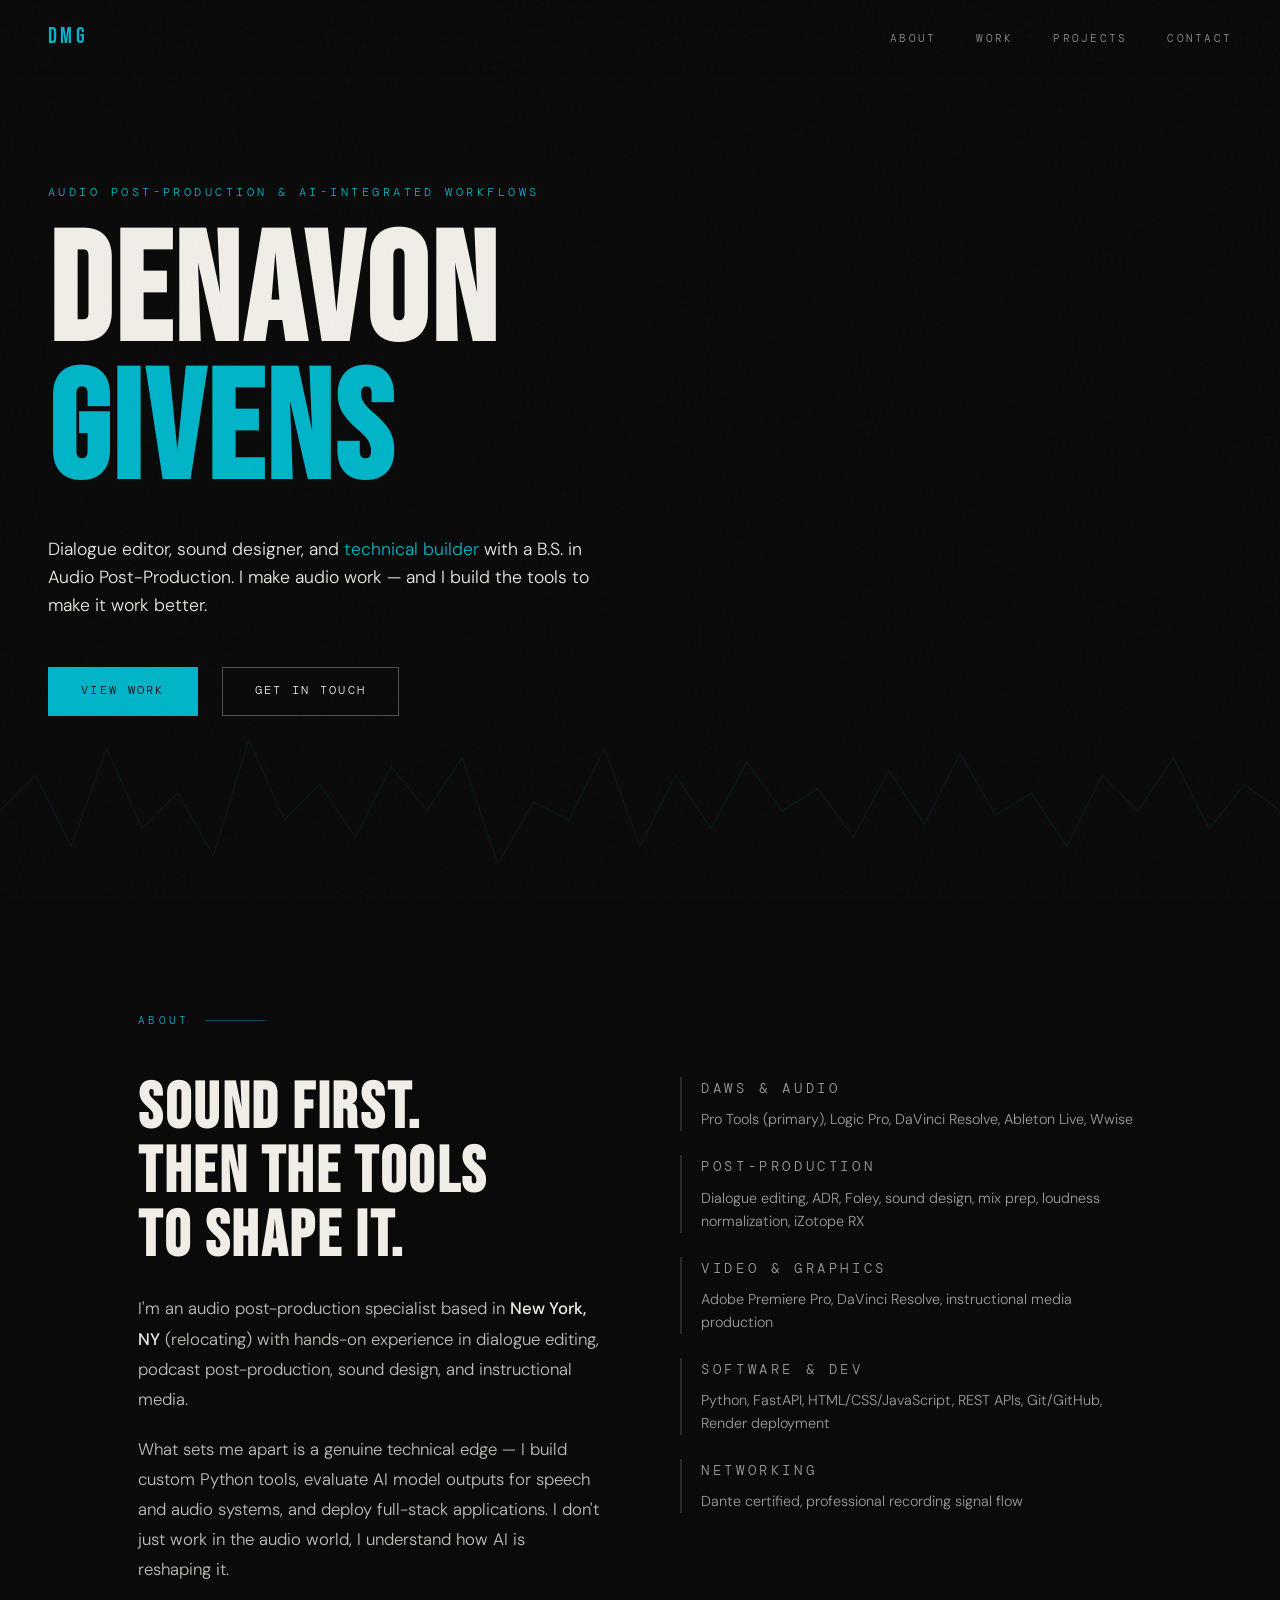
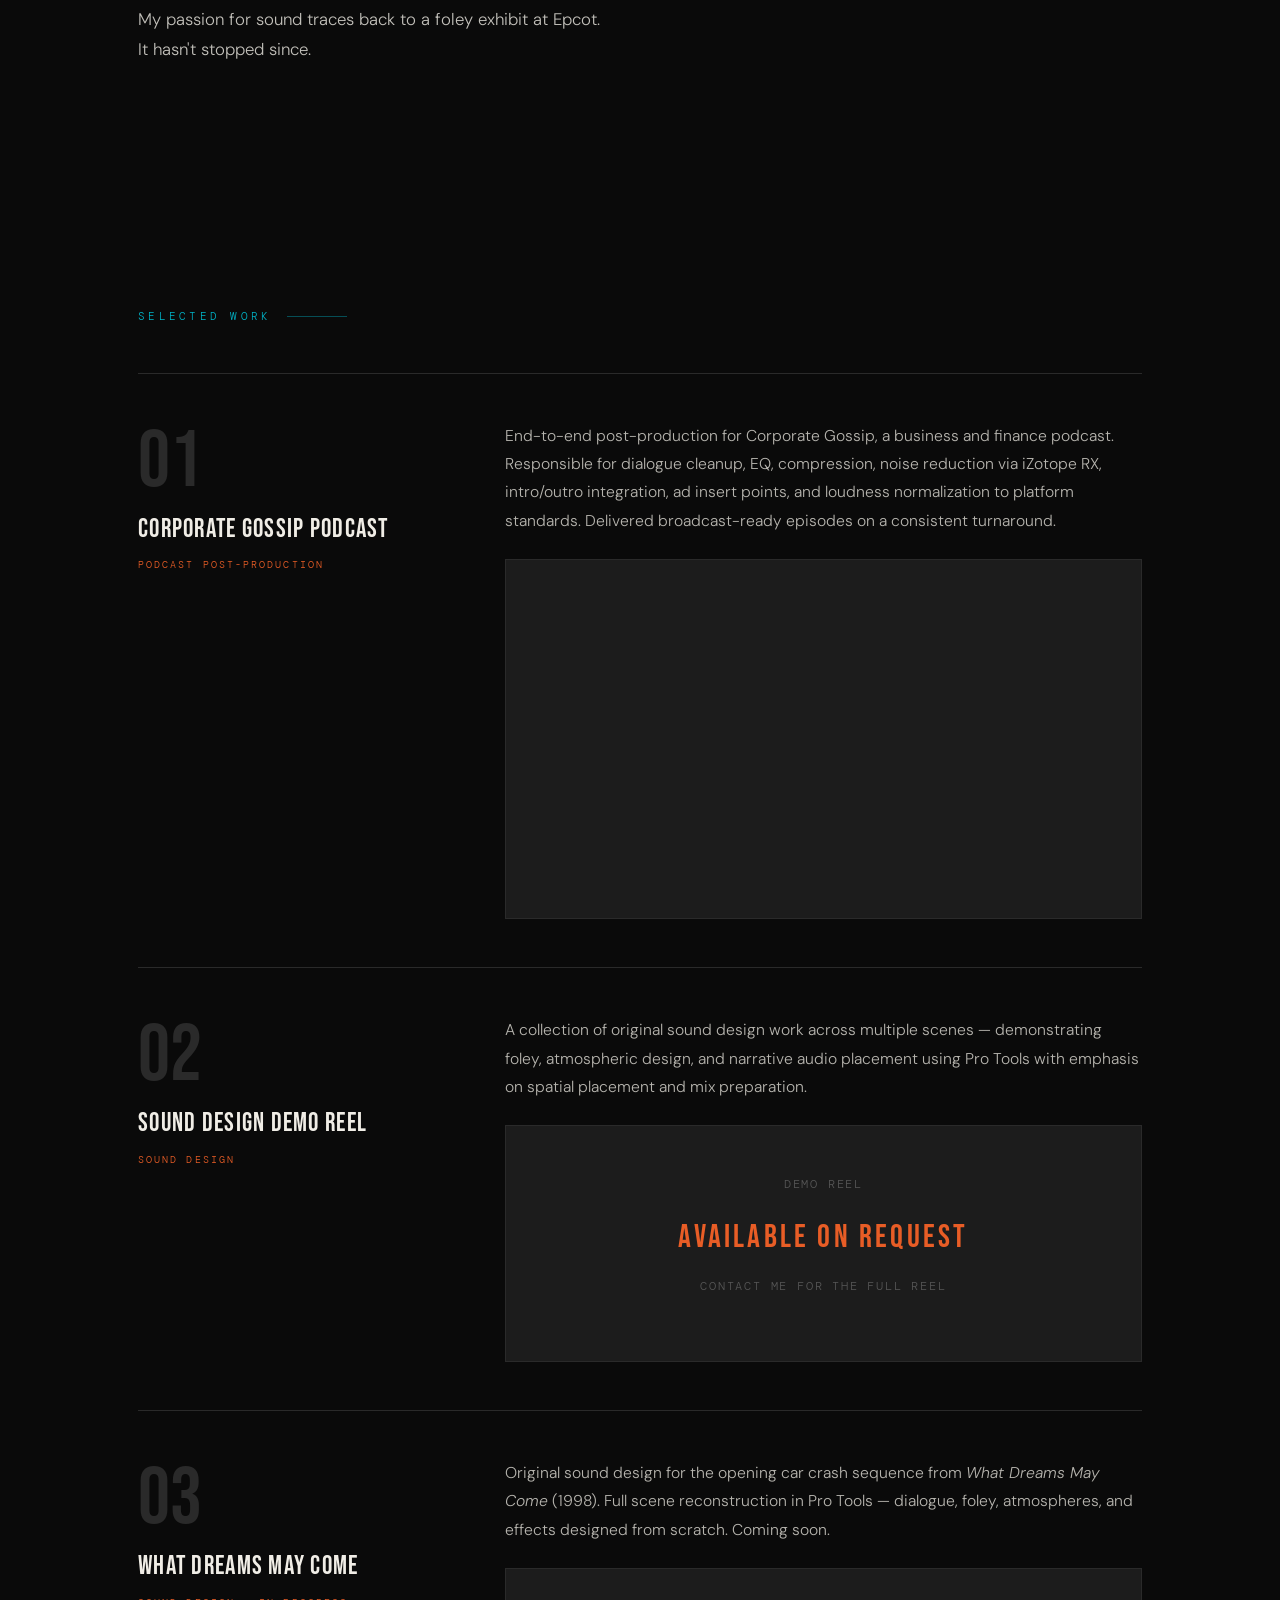
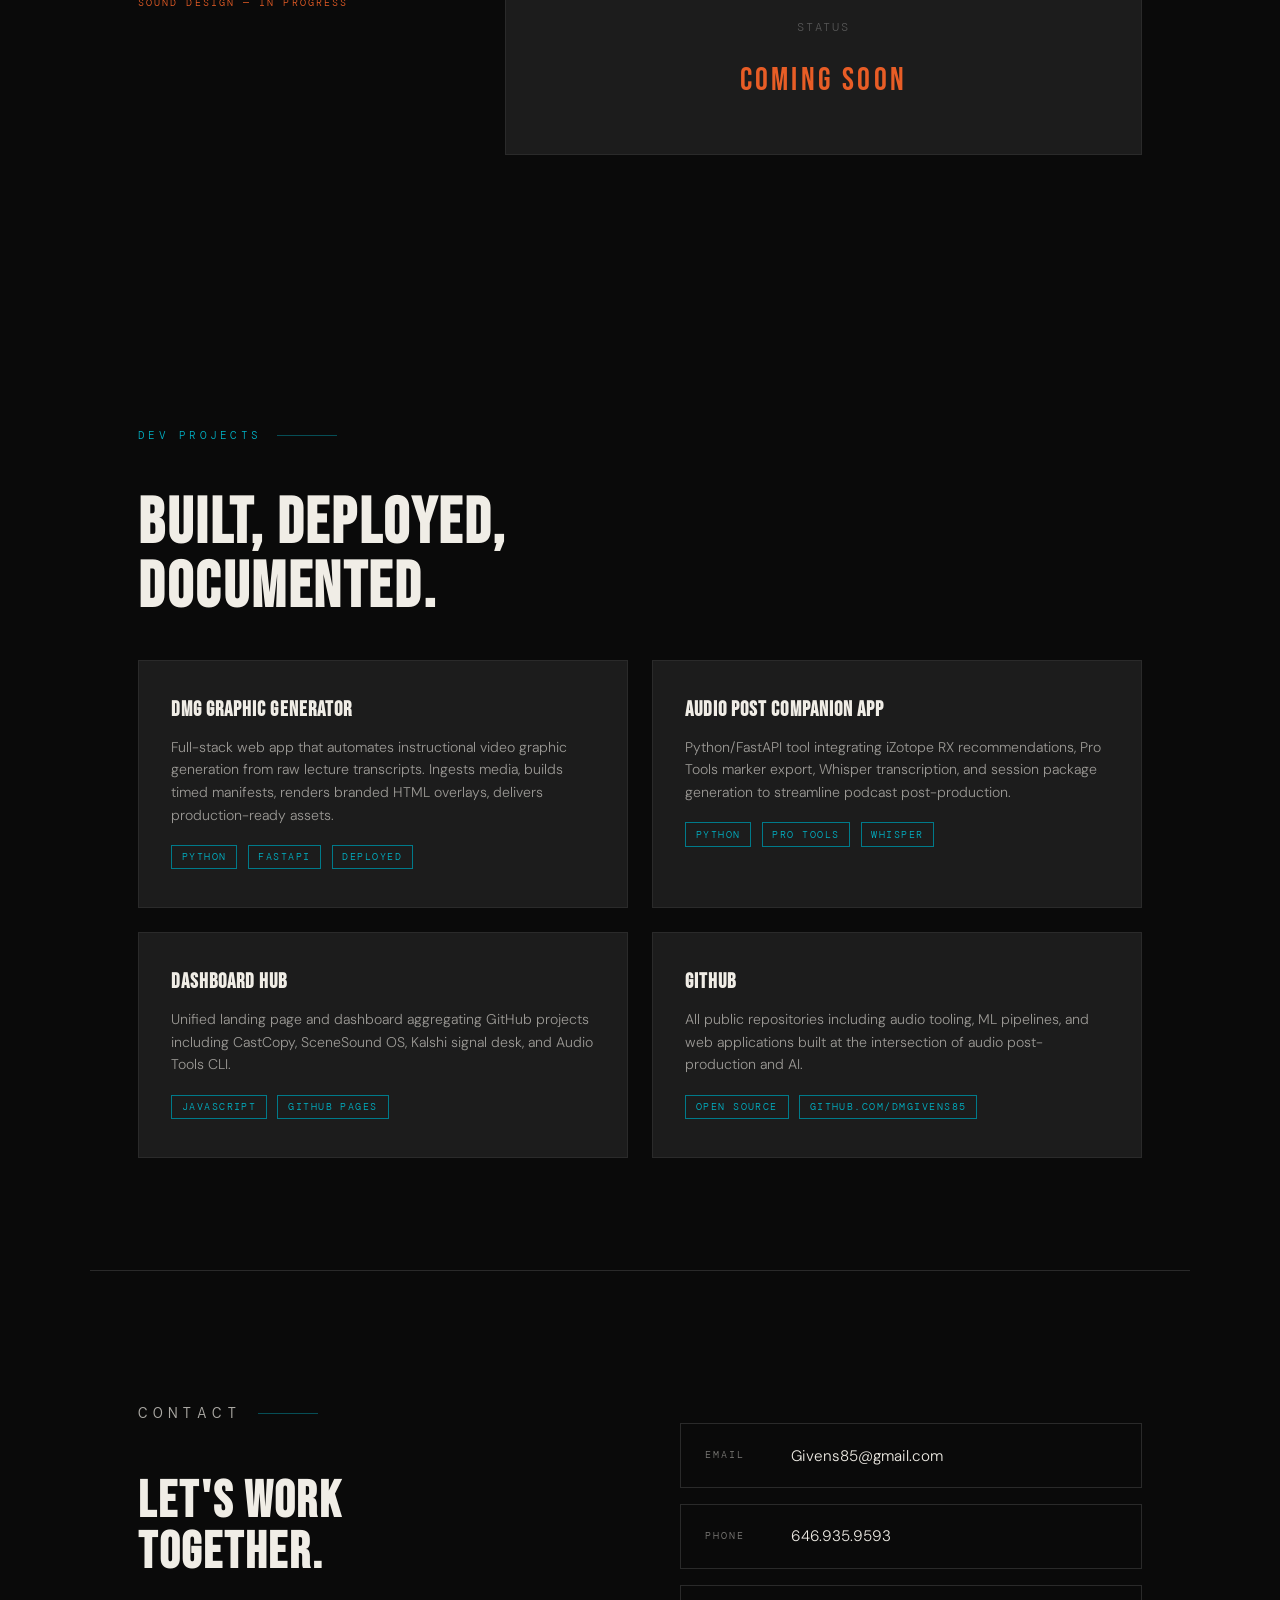
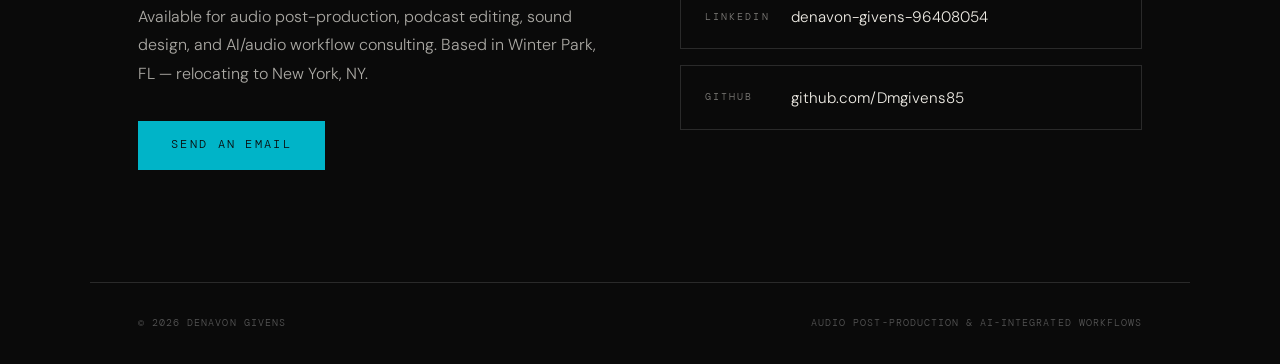
<file: Index.html>
<!DOCTYPE html>
<html lang="en">
<head>
  <meta charset="UTF-8" />
  <meta name="viewport" content="width=device-width, initial-scale=1.0" />
  <title>Denavon Givens — Audio Post-Production</title>
  <link href="https://fonts.googleapis.com/css2?family=Bebas+Neue&family=DM+Sans:ital,wght@0,300;0,400;0,500;1,300&family=DM+Mono:wght@400;500&display=swap" rel="stylesheet" />
  <style>
    :root {
      --black: #0a0a0a;
      --off-white: #f0ede6;
      --teal: #00b4c8;
      --teal-dim: #007a8a;
      --orange: #e85d26;
      --mid: #1c1c1c;
      --muted: #555;
      --rule: #2a2a2a;
    }

    *, *::before, *::after { box-sizing: border-box; margin: 0; padding: 0; }

    html { scroll-behavior: smooth; }

    body {
      background: var(--black);
      color: var(--off-white);
      font-family: 'DM Sans', sans-serif;
      font-weight: 300;
      line-height: 1.6;
      overflow-x: hidden;
    }

    /* ── NOISE OVERLAY ── */
    body::before {
      content: '';
      position: fixed;
      inset: 0;
      background-image: url("data:image/svg+xml,%3Csvg viewBox='0 0 256 256' xmlns='http://www.w3.org/2000/svg'%3E%3Cfilter id='noise'%3E%3CfeTurbulence type='fractalNoise' baseFrequency='0.9' numOctaves='4' stitchTiles='stitch'/%3E%3C/filter%3E%3Crect width='100%25' height='100%25' filter='url(%23noise)' opacity='0.04'/%3E%3C/svg%3E");
      pointer-events: none;
      z-index: 999;
      opacity: 0.4;
    }

    /* ── WAVEFORM HERO BG ── */
    .hero-bg {
      position: absolute;
      inset: 0;
      overflow: hidden;
      z-index: 0;
    }

    .hero-bg svg {
      position: absolute;
      bottom: 0;
      left: 0;
      width: 100%;
      opacity: 0.07;
    }

    /* ── NAV ── */
    nav {
      position: fixed;
      top: 0; left: 0; right: 0;
      z-index: 100;
      display: flex;
      justify-content: space-between;
      align-items: center;
      padding: 1.2rem 3rem;
      background: linear-gradient(to bottom, rgba(10,10,10,0.95), transparent);
    }

    .nav-logo {
      font-family: 'Bebas Neue', sans-serif;
      font-size: 1.4rem;
      letter-spacing: 0.15em;
      color: var(--teal);
      text-decoration: none;
    }

    .nav-links {
      display: flex;
      gap: 2.5rem;
      list-style: none;
    }

    .nav-links a {
      font-family: 'DM Mono', monospace;
      font-size: 0.7rem;
      letter-spacing: 0.2em;
      text-transform: uppercase;
      color: var(--off-white);
      text-decoration: none;
      opacity: 0.6;
      transition: opacity 0.2s, color 0.2s;
    }

    .nav-links a:hover { opacity: 1; color: var(--teal); }

    /* ── HERO ── */
    header {
      position: relative;
      min-height: 100vh;
      display: flex;
      flex-direction: column;
      justify-content: center;
      padding: 0 3rem;
      overflow: hidden;
    }

    .hero-content {
      position: relative;
      z-index: 1;
      max-width: 900px;
    }

    .hero-eyebrow {
      font-family: 'DM Mono', monospace;
      font-size: 0.72rem;
      letter-spacing: 0.3em;
      text-transform: uppercase;
      color: var(--teal);
      margin-bottom: 1.5rem;
      opacity: 0;
      animation: fadeUp 0.8s 0.2s forwards;
    }

    h1 {
      font-family: 'Bebas Neue', sans-serif;
      font-size: clamp(5rem, 12vw, 11rem);
      line-height: 0.9;
      letter-spacing: 0.02em;
      color: var(--off-white);
      opacity: 0;
      animation: fadeUp 0.8s 0.4s forwards;
    }

    h1 span { color: var(--teal); }

    .hero-sub {
      margin-top: 2rem;
      font-size: 1.1rem;
      font-weight: 300;
      color: var(--off-white);
      opacity: 0;
      max-width: 560px;
      animation: fadeUp 0.8s 0.6s forwards;
    }

    .hero-sub em {
      font-style: normal;
      color: var(--teal);
    }

    .hero-cta {
      margin-top: 3rem;
      display: flex;
      gap: 1.5rem;
      opacity: 0;
      animation: fadeUp 0.8s 0.8s forwards;
    }

    .btn {
      font-family: 'DM Mono', monospace;
      font-size: 0.72rem;
      letter-spacing: 0.2em;
      text-transform: uppercase;
      text-decoration: none;
      padding: 0.9rem 2rem;
      border: 1px solid;
      transition: all 0.25s;
      display: inline-block;
    }

    .btn-primary {
      background: var(--teal);
      border-color: var(--teal);
      color: var(--black);
    }

    .btn-primary:hover {
      background: transparent;
      color: var(--teal);
    }

    .btn-secondary {
      background: transparent;
      border-color: rgba(240,237,230,0.3);
      color: var(--off-white);
    }

    .btn-secondary:hover {
      border-color: var(--off-white);
    }

    /* ── SECTIONS ── */
    section {
      padding: 7rem 3rem;
      max-width: 1100px;
      margin: 0 auto;
    }

    .section-label {
      font-family: 'DM Mono', monospace;
      font-size: 0.68rem;
      letter-spacing: 0.3em;
      text-transform: uppercase;
      color: var(--teal);
      margin-bottom: 3rem;
      display: flex;
      align-items: center;
      gap: 1rem;
    }

    .section-label::after {
      content: '';
      flex: 1;
      max-width: 60px;
      height: 1px;
      background: var(--teal);
      opacity: 0.4;
    }

    h2 {
      font-family: 'Bebas Neue', sans-serif;
      font-size: clamp(2.5rem, 5vw, 4rem);
      letter-spacing: 0.04em;
      line-height: 1;
      margin-bottom: 1.5rem;
    }

    /* ── ABOUT ── */
    .about-grid {
      display: grid;
      grid-template-columns: 1fr 1fr;
      gap: 5rem;
      align-items: start;
    }

    .about-text p {
      font-size: 1.05rem;
      line-height: 1.8;
      color: rgba(240,237,230,0.8);
      margin-bottom: 1.2rem;
    }

    .about-text p strong {
      color: var(--off-white);
      font-weight: 500;
    }

    .skills-grid {
      display: flex;
      flex-direction: column;
      gap: 1.5rem;
    }

    .skill-group {
      border-left: 2px solid var(--rule);
      padding-left: 1.2rem;
    }

    .skill-group-label {
      font-family: 'DM Mono', monospace;
      font-size: 0.65rem;
      letter-spacing: 0.25em;
      text-transform: uppercase;
      color: var(--teal);
      margin-bottom: 0.5rem;
    }

    .skill-group p {
      font-size: 0.9rem;
      color: rgba(240,237,230,0.65);
      line-height: 1.6;
    }

    /* ── WORK ── */
    #work { max-width: 1100px; }

    .work-item {
      border-top: 1px solid var(--rule);
      padding: 3rem 0;
      display: grid;
      grid-template-columns: 1fr 2fr;
      gap: 3rem;
      align-items: start;
    }

    .work-meta {
      position: sticky;
      top: 7rem;
    }

    .work-number {
      font-family: 'Bebas Neue', sans-serif;
      font-size: 5rem;
      color: var(--rule);
      line-height: 1;
      margin-bottom: 0.5rem;
    }

    .work-title {
      font-family: 'Bebas Neue', sans-serif;
      font-size: 1.6rem;
      letter-spacing: 0.05em;
      color: var(--off-white);
      margin-bottom: 0.4rem;
    }

    .work-type {
      font-family: 'DM Mono', monospace;
      font-size: 0.65rem;
      letter-spacing: 0.2em;
      text-transform: uppercase;
      color: var(--orange);
    }

    .work-body p {
      font-size: 0.98rem;
      line-height: 1.8;
      color: rgba(240,237,230,0.75);
      margin-bottom: 1.5rem;
    }

    /* ── VIDEO EMBED ── */
    .video-wrap {
      position: relative;
      padding-bottom: 56.25%;
      height: 0;
      overflow: hidden;
      background: var(--mid);
      border: 1px solid var(--rule);
    }

    .video-wrap iframe {
      position: absolute;
      inset: 0;
      width: 100%;
      height: 100%;
      border: 0;
    }

    /* ── DEMO REEL PLACEHOLDER ── */
    .demo-placeholder {
      background: var(--mid);
      border: 1px solid var(--rule);
      padding: 3rem;
      text-align: center;
    }

    .demo-placeholder p {
      font-family: 'DM Mono', monospace;
      font-size: 0.75rem;
      letter-spacing: 0.15em;
      color: var(--muted);
      text-transform: uppercase;
      margin-bottom: 1rem;
    }

    .demo-placeholder .coming {
      font-family: 'Bebas Neue', sans-serif;
      font-size: 2rem;
      color: var(--orange);
      letter-spacing: 0.1em;
    }

    /* ── PROJECTS ── */
    .projects-grid {
      display: grid;
      grid-template-columns: 1fr 1fr;
      gap: 1.5rem;
      margin-top: 1rem;
    }

    .project-card {
      background: var(--mid);
      border: 1px solid var(--rule);
      padding: 2rem;
      text-decoration: none;
      color: inherit;
      display: block;
      transition: border-color 0.25s, transform 0.25s;
      position: relative;
      overflow: hidden;
    }

    .project-card::before {
      content: '';
      position: absolute;
      top: 0; left: 0;
      width: 3px;
      height: 0;
      background: var(--teal);
      transition: height 0.3s;
    }

    .project-card:hover { border-color: var(--teal-dim); transform: translateY(-2px); }
    .project-card:hover::before { height: 100%; }

    .project-card h3 {
      font-family: 'Bebas Neue', sans-serif;
      font-size: 1.3rem;
      letter-spacing: 0.05em;
      margin-bottom: 0.6rem;
    }

    .project-card p {
      font-size: 0.88rem;
      color: rgba(240,237,230,0.6);
      line-height: 1.6;
      margin-bottom: 1rem;
    }

    .project-tag {
      font-family: 'DM Mono', monospace;
      font-size: 0.62rem;
      letter-spacing: 0.15em;
      text-transform: uppercase;
      color: var(--teal);
      border: 1px solid var(--teal-dim);
      padding: 0.2rem 0.6rem;
      display: inline-block;
      margin-right: 0.4rem;
      margin-bottom: 0.4rem;
    }

    /* ── CONTACT ── */
    #contact {
      border-top: 1px solid var(--rule);
    }

    .contact-inner {
      display: grid;
      grid-template-columns: 1fr 1fr;
      gap: 5rem;
      align-items: center;
    }

    .contact-text h2 {
      font-size: clamp(2.5rem, 4vw, 3.5rem);
    }

    .contact-text p {
      font-size: 1rem;
      color: rgba(240,237,230,0.7);
      line-height: 1.8;
      margin-top: 1rem;
    }

    .contact-links {
      display: flex;
      flex-direction: column;
      gap: 1rem;
    }

    .contact-link {
      display: flex;
      align-items: center;
      gap: 1rem;
      text-decoration: none;
      color: var(--off-white);
      padding: 1.2rem 1.5rem;
      border: 1px solid var(--rule);
      transition: border-color 0.2s, color 0.2s;
    }

    .contact-link:hover { border-color: var(--teal); color: var(--teal); }

    .contact-link-label {
      font-family: 'DM Mono', monospace;
      font-size: 0.65rem;
      letter-spacing: 0.2em;
      text-transform: uppercase;
      opacity: 0.5;
      width: 70px;
    }

    .contact-link-value {
      font-size: 0.95rem;
    }

    /* ── FOOTER ── */
    footer {
      padding: 2rem 3rem;
      border-top: 1px solid var(--rule);
      display: flex;
      justify-content: space-between;
      align-items: center;
      max-width: 1100px;
      margin: 0 auto;
    }

    footer p {
      font-family: 'DM Mono', monospace;
      font-size: 0.65rem;
      letter-spacing: 0.1em;
      color: var(--muted);
      text-transform: uppercase;
    }

    /* ── ANIMATIONS ── */
    @keyframes fadeUp {
      from { opacity: 0; transform: translateY(24px); }
      to { opacity: 1; transform: translateY(0); }
    }

    /* ── RESPONSIVE ── */
    @media (max-width: 768px) {
      nav { padding: 1rem 1.5rem; }
      .nav-links { gap: 1.5rem; }
      header { padding: 0 1.5rem; }
      section { padding: 5rem 1.5rem; }
      .about-grid { grid-template-columns: 1fr; gap: 3rem; }
      .work-item { grid-template-columns: 1fr; gap: 1.5rem; }
      .work-meta { position: static; }
      .projects-grid { grid-template-columns: 1fr; }
      .contact-inner { grid-template-columns: 1fr; gap: 3rem; }
      footer { flex-direction: column; gap: 1rem; text-align: center; }
    }
  </style>
</head>
<body>

  <!-- NAV -->
  <nav>
    <a class="nav-logo" href="#">DMG</a>
    <ul class="nav-links">
      <li><a href="#about">About</a></li>
      <li><a href="#work">Work</a></li>
      <li><a href="#projects">Projects</a></li>
      <li><a href="#contact">Contact</a></li>
    </ul>
  </nav>

  <!-- HERO -->
  <header>
    <div class="hero-bg">
      <svg viewBox="0 0 1440 200" preserveAspectRatio="none" xmlns="http://www.w3.org/2000/svg">
        <polyline fill="none" stroke="#00b4c8" stroke-width="1.5"
          points="0,100 40,60 80,140 120,30 160,120 200,80 240,150 280,20 320,110 360,70 400,130 440,50 480,100 520,40 560,160 600,90 640,110 680,30 720,140 760,60 800,120 840,45 880,100 920,75 960,130 1000,55 1040,115 1080,35 1120,105 1160,80 1200,140 1240,60 1280,100 1320,40 1360,120 1400,70 1440,100"/>
      </svg>
    </div>
    <div class="hero-content">
      <p class="hero-eyebrow">Audio Post-Production &amp; AI-Integrated Workflows</p>
      <h1>DENAVON<br/><span>GIVENS</span></h1>
      <p class="hero-sub">
        Dialogue editor, sound designer, and <em>technical builder</em> with a B.S. in Audio Post-Production. I make audio work — and I build the tools to make it work better.
      </p>
      <div class="hero-cta">
        <a href="#work" class="btn btn-primary">View Work</a>
        <a href="#contact" class="btn btn-secondary">Get in Touch</a>
      </div>
    </div>
  </header>

  <!-- ABOUT -->
  <section id="about">
    <p class="section-label">About</p>
    <div class="about-grid">
      <div class="about-text">
        <h2>Sound first.<br/>Then the tools<br/>to shape it.</h2>
        <p>
          I'm an audio post-production specialist based in <strong>New York, NY</strong> (relocating) with hands-on experience in dialogue editing, podcast post-production, sound design, and instructional media.
        </p>
        <p>
          What sets me apart is a genuine technical edge — I build custom Python tools, evaluate AI model outputs for speech and audio systems, and deploy full-stack applications. I don't just work in the audio world, I understand how AI is reshaping it.
        </p>
        <p>
          My passion for sound traces back to a foley exhibit at Epcot. It hasn't stopped since.
        </p>
      </div>
      <div class="skills-grid">
        <div class="skill-group">
          <p class="skill-group-label">DAWs &amp; Audio</p>
          <p>Pro Tools (primary), Logic Pro, DaVinci Resolve, Ableton Live, Wwise</p>
        </div>
        <div class="skill-group">
          <p class="skill-group-label">Post-Production</p>
          <p>Dialogue editing, ADR, Foley, sound design, mix prep, loudness normalization, iZotope RX</p>
        </div>
        <div class="skill-group">
          <p class="skill-group-label">Video &amp; Graphics</p>
          <p>Adobe Premiere Pro, DaVinci Resolve, instructional media production</p>
        </div>
        <div class="skill-group">
          <p class="skill-group-label">Software &amp; Dev</p>
          <p>Python, FastAPI, HTML/CSS/JavaScript, REST APIs, Git/GitHub, Render deployment</p>
        </div>
        <div class="skill-group">
          <p class="skill-group-label">Networking</p>
          <p>Dante certified, professional recording signal flow</p>
        </div>
      </div>
    </div>
  </section>

  <!-- WORK -->
  <section id="work" style="max-width:1100px">
    <p class="section-label">Selected Work</p>

    <div class="work-item">
      <div class="work-meta">
        <div class="work-number">01</div>
        <div class="work-title">Corporate Gossip Podcast</div>
        <div class="work-type">Podcast Post-Production</div>
      </div>
      <div class="work-body">
        <p>
          End-to-end post-production for Corporate Gossip, a business and finance podcast. Responsible for dialogue cleanup, EQ, compression, noise reduction via iZotope RX, intro/outro integration, ad insert points, and loudness normalization to platform standards. Delivered broadcast-ready episodes on a consistent turnaround.
        </p>
        <div class="video-wrap">
          <iframe src="https://www.youtube.com/embed/lfekv5AG554" allowfullscreen loading="lazy" title="Corporate Gossip Podcast Episode"></iframe>
        </div>
      </div>
    </div>

    <div class="work-item">
      <div class="work-meta">
        <div class="work-number">02</div>
        <div class="work-title">Sound Design Demo Reel</div>
        <div class="work-type">Sound Design</div>
      </div>
      <div class="work-body">
        <p>
          A collection of original sound design work across multiple scenes — demonstrating foley, atmospheric design, and narrative audio placement using Pro Tools with emphasis on spatial placement and mix preparation.
        </p>
        <div class="demo-placeholder">
          <p>Demo Reel</p>
          <div class="coming">Available on Request</div>
          <p style="margin-top:0.8rem">Contact me for the full reel</p>
        </div>
      </div>
    </div>

    <div class="work-item">
      <div class="work-meta">
        <div class="work-number">03</div>
        <div class="work-title">What Dreams May Come</div>
        <div class="work-type">Sound Design — In Progress</div>
      </div>
      <div class="work-body">
        <p>
          Original sound design for the opening car crash sequence from <em>What Dreams May Come</em> (1998). Full scene reconstruction in Pro Tools — dialogue, foley, atmospheres, and effects designed from scratch. Coming soon.
        </p>
        <div class="demo-placeholder">
          <p>Status</p>
          <div class="coming">Coming Soon</div>
        </div>
      </div>
    </div>

  </section>

  <!-- PROJECTS -->
  <section id="projects">
    <p class="section-label">Dev Projects</p>
    <h2>Built, Deployed,<br/>Documented.</h2>
    <div class="projects-grid" style="margin-top:2.5rem">
      <a href="https://dmg-graphic-generator.onrender.com" target="_blank" rel="noopener" class="project-card">
        <h3>DMG Graphic Generator</h3>
        <p>Full-stack web app that automates instructional video graphic generation from raw lecture transcripts. Ingests media, builds timed manifests, renders branded HTML overlays, delivers production-ready assets.</p>
        <span class="project-tag">Python</span>
        <span class="project-tag">FastAPI</span>
        <span class="project-tag">Deployed</span>
      </a>
      <a href="https://github.com/Dmgivens85" target="_blank" rel="noopener" class="project-card">
        <h3>Audio Post Companion App</h3>
        <p>Python/FastAPI tool integrating iZotope RX recommendations, Pro Tools marker export, Whisper transcription, and session package generation to streamline podcast post-production.</p>
        <span class="project-tag">Python</span>
        <span class="project-tag">Pro Tools</span>
        <span class="project-tag">Whisper</span>
      </a>
      <a href="https://github.com/Dmgivens85/dashboard-hub" target="_blank" rel="noopener" class="project-card">
        <h3>Dashboard Hub</h3>
        <p>Unified landing page and dashboard aggregating GitHub projects including CastCopy, SceneSound OS, Kalshi signal desk, and Audio Tools CLI.</p>
        <span class="project-tag">JavaScript</span>
        <span class="project-tag">GitHub Pages</span>
      </a>
      <a href="https://github.com/Dmgivens85" target="_blank" rel="noopener" class="project-card">
        <h3>GitHub</h3>
        <p>All public repositories including audio tooling, ML pipelines, and web applications built at the intersection of audio post-production and AI.</p>
        <span class="project-tag">Open Source</span>
        <span class="project-tag">github.com/Dmgivens85</span>
      </a>
    </div>
  </section>

  <!-- CONTACT -->
  <section id="contact">
    <div class="contact-inner">
      <div class="contact-text">
        <p class="section-label">Contact</p>
        <h2>Let's Work<br/>Together.</h2>
        <p>Available for audio post-production, podcast editing, sound design, and AI/audio workflow consulting. Based in Winter Park, FL — relocating to New York, NY.</p>
        <div style="margin-top:2rem">
          <a href="mailto:Givens85@gmail.com" class="btn btn-primary">Send an Email</a>
        </div>
      </div>
      <div class="contact-links">
        <a href="mailto:Givens85@gmail.com" class="contact-link">
          <span class="contact-link-label">Email</span>
          <span class="contact-link-value">Givens85@gmail.com</span>
        </a>
        <a href="tel:6469359593" class="contact-link">
          <span class="contact-link-label">Phone</span>
          <span class="contact-link-value">646.935.9593</span>
        </a>
        <a href="https://linkedin.com/in/denavon-givens-96408054" target="_blank" rel="noopener" class="contact-link">
          <span class="contact-link-label">LinkedIn</span>
          <span class="contact-link-value">denavon-givens-96408054</span>
        </a>
        <a href="https://github.com/Dmgivens85" target="_blank" rel="noopener" class="contact-link">
          <span class="contact-link-label">GitHub</span>
          <span class="contact-link-value">github.com/Dmgivens85</span>
        </a>
      </div>
    </div>
  </section>

  <footer>
    <p>© 2026 Denavon Givens</p>
    <p>Audio Post-Production &amp; AI-Integrated Workflows</p>
  </footer>

</body>
</html>
</file>
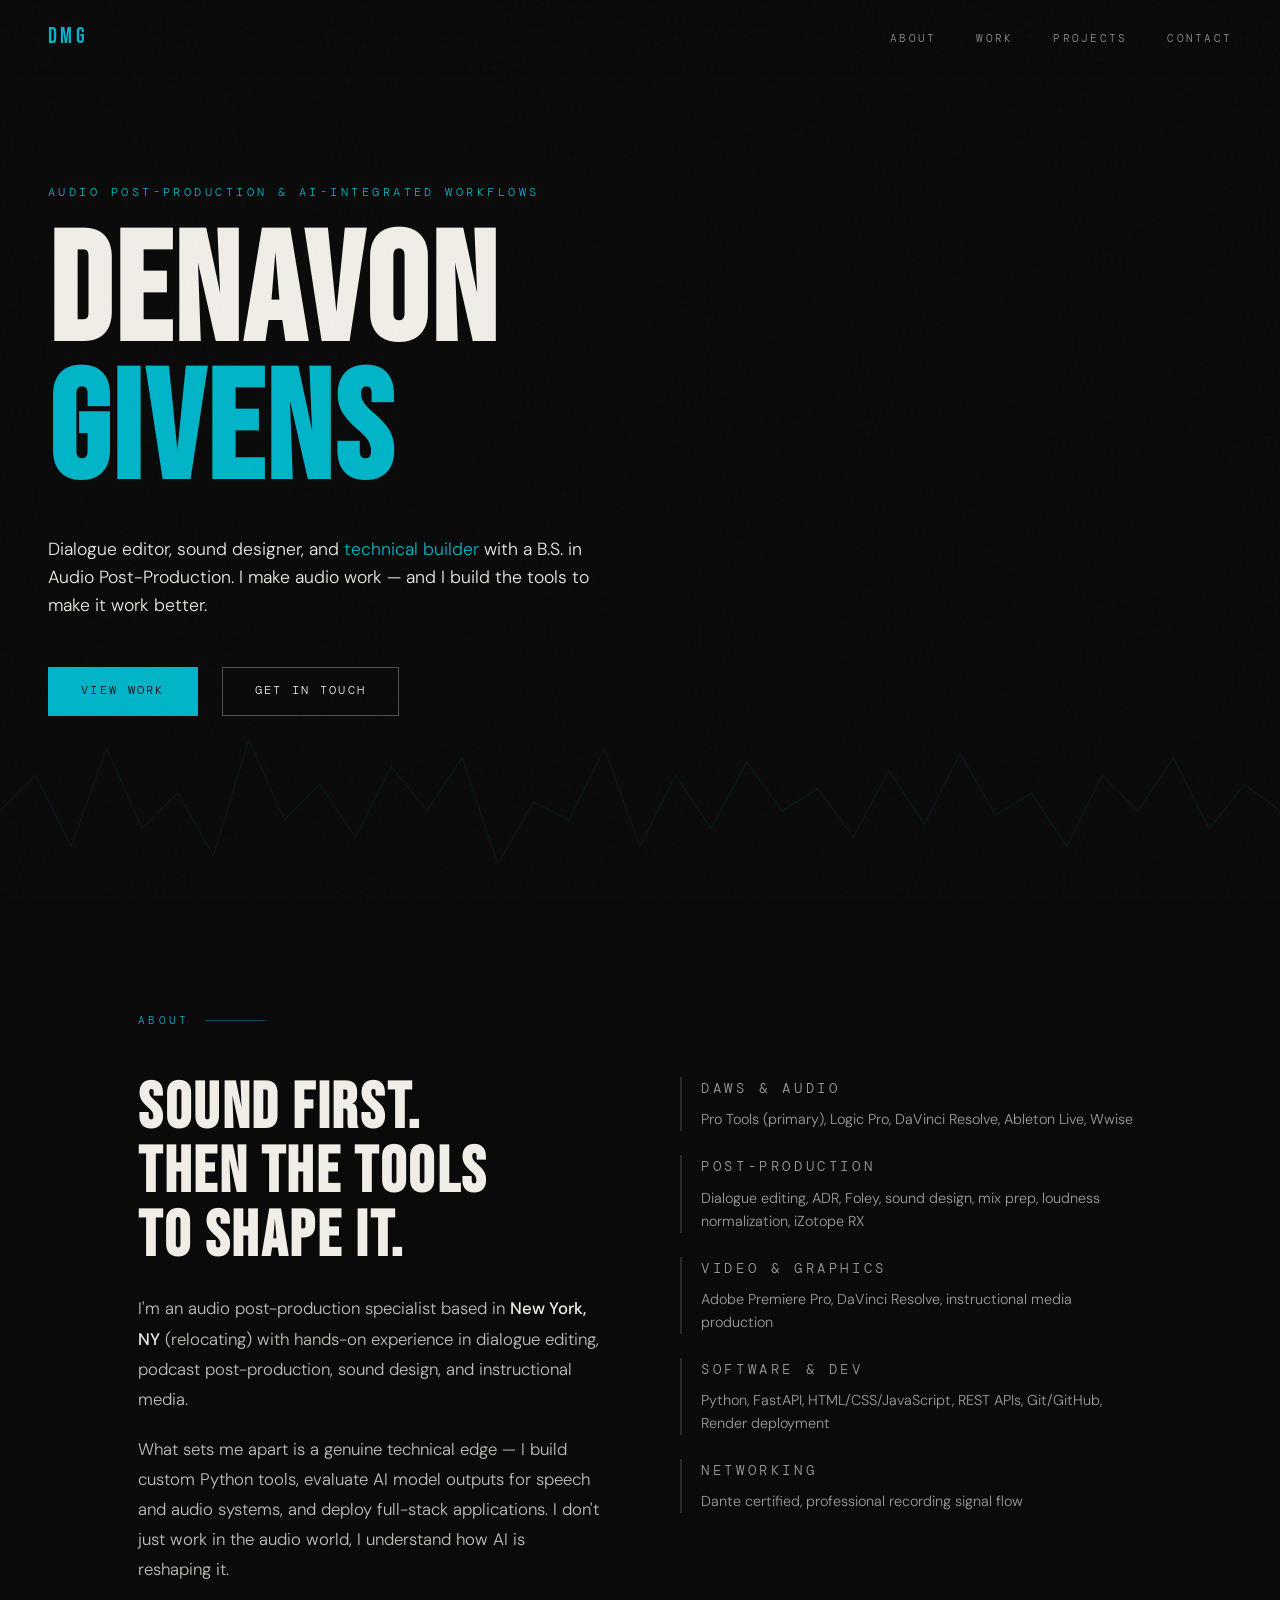
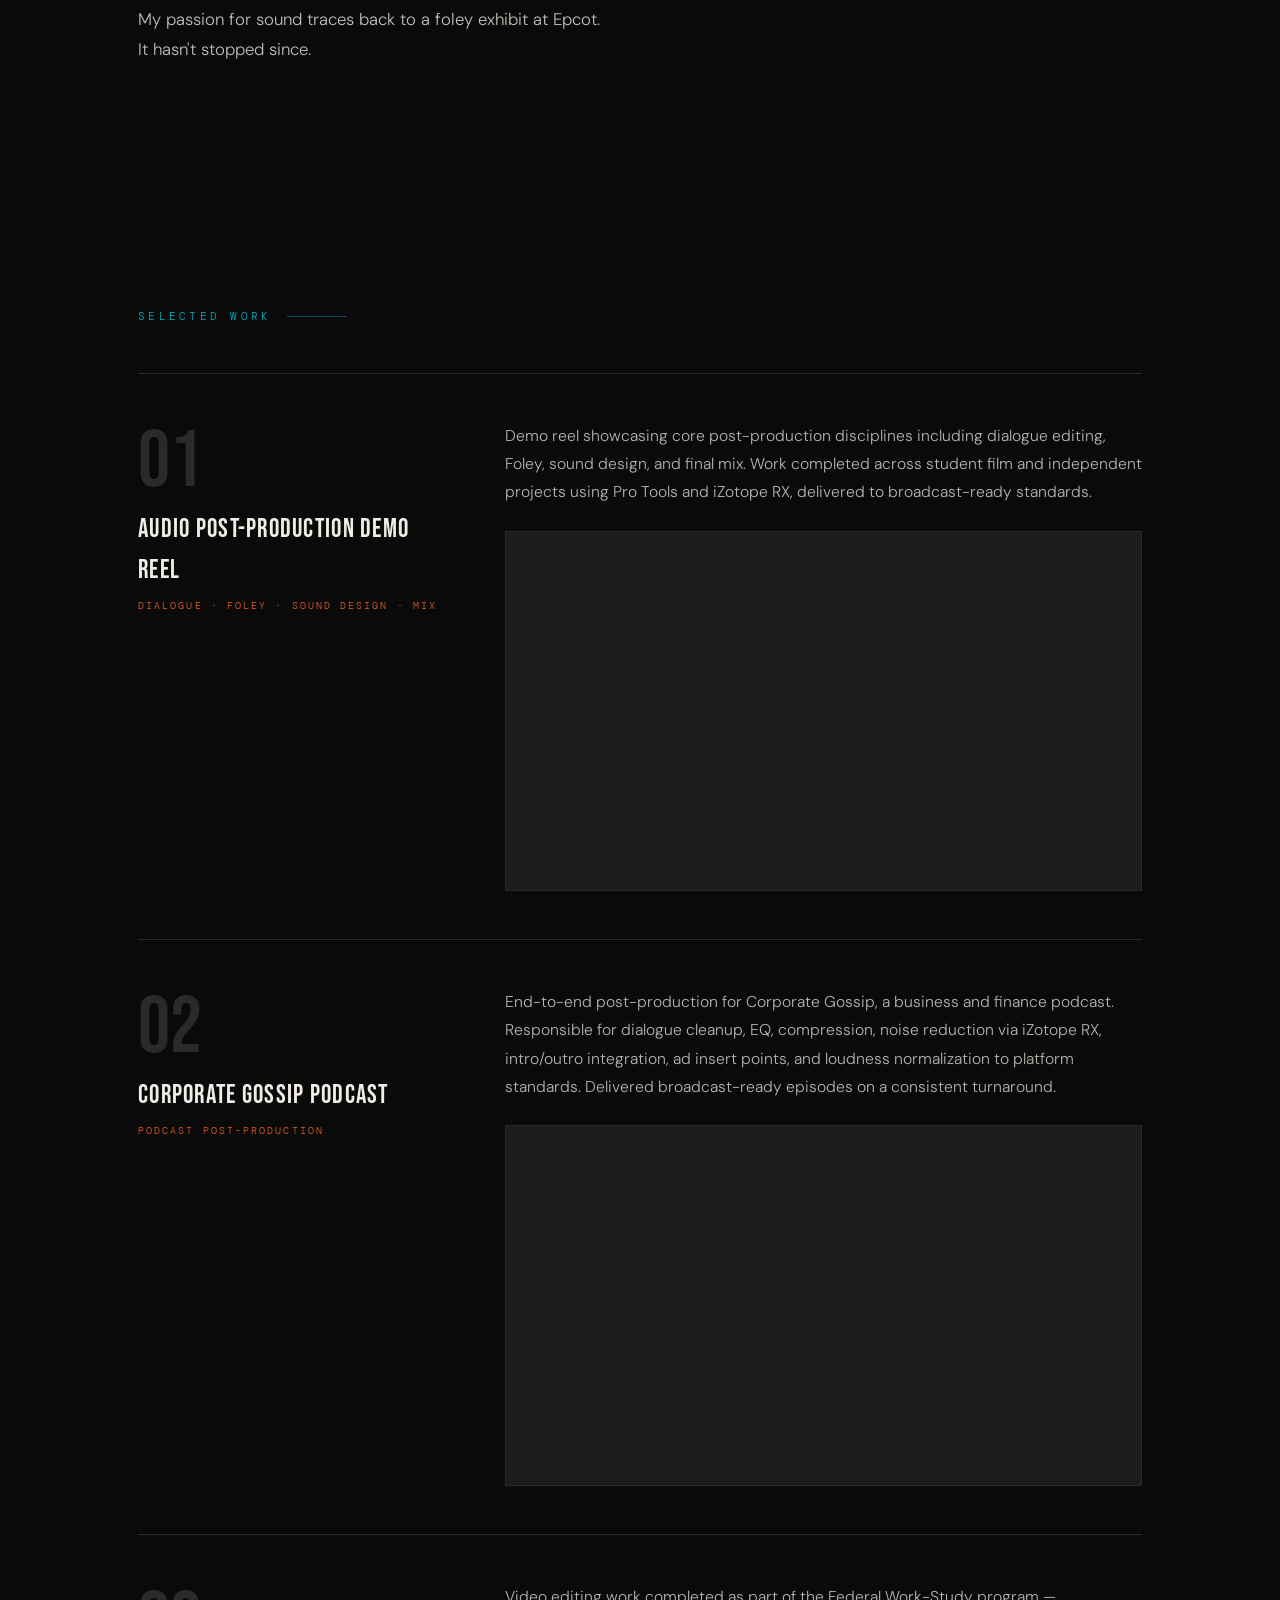
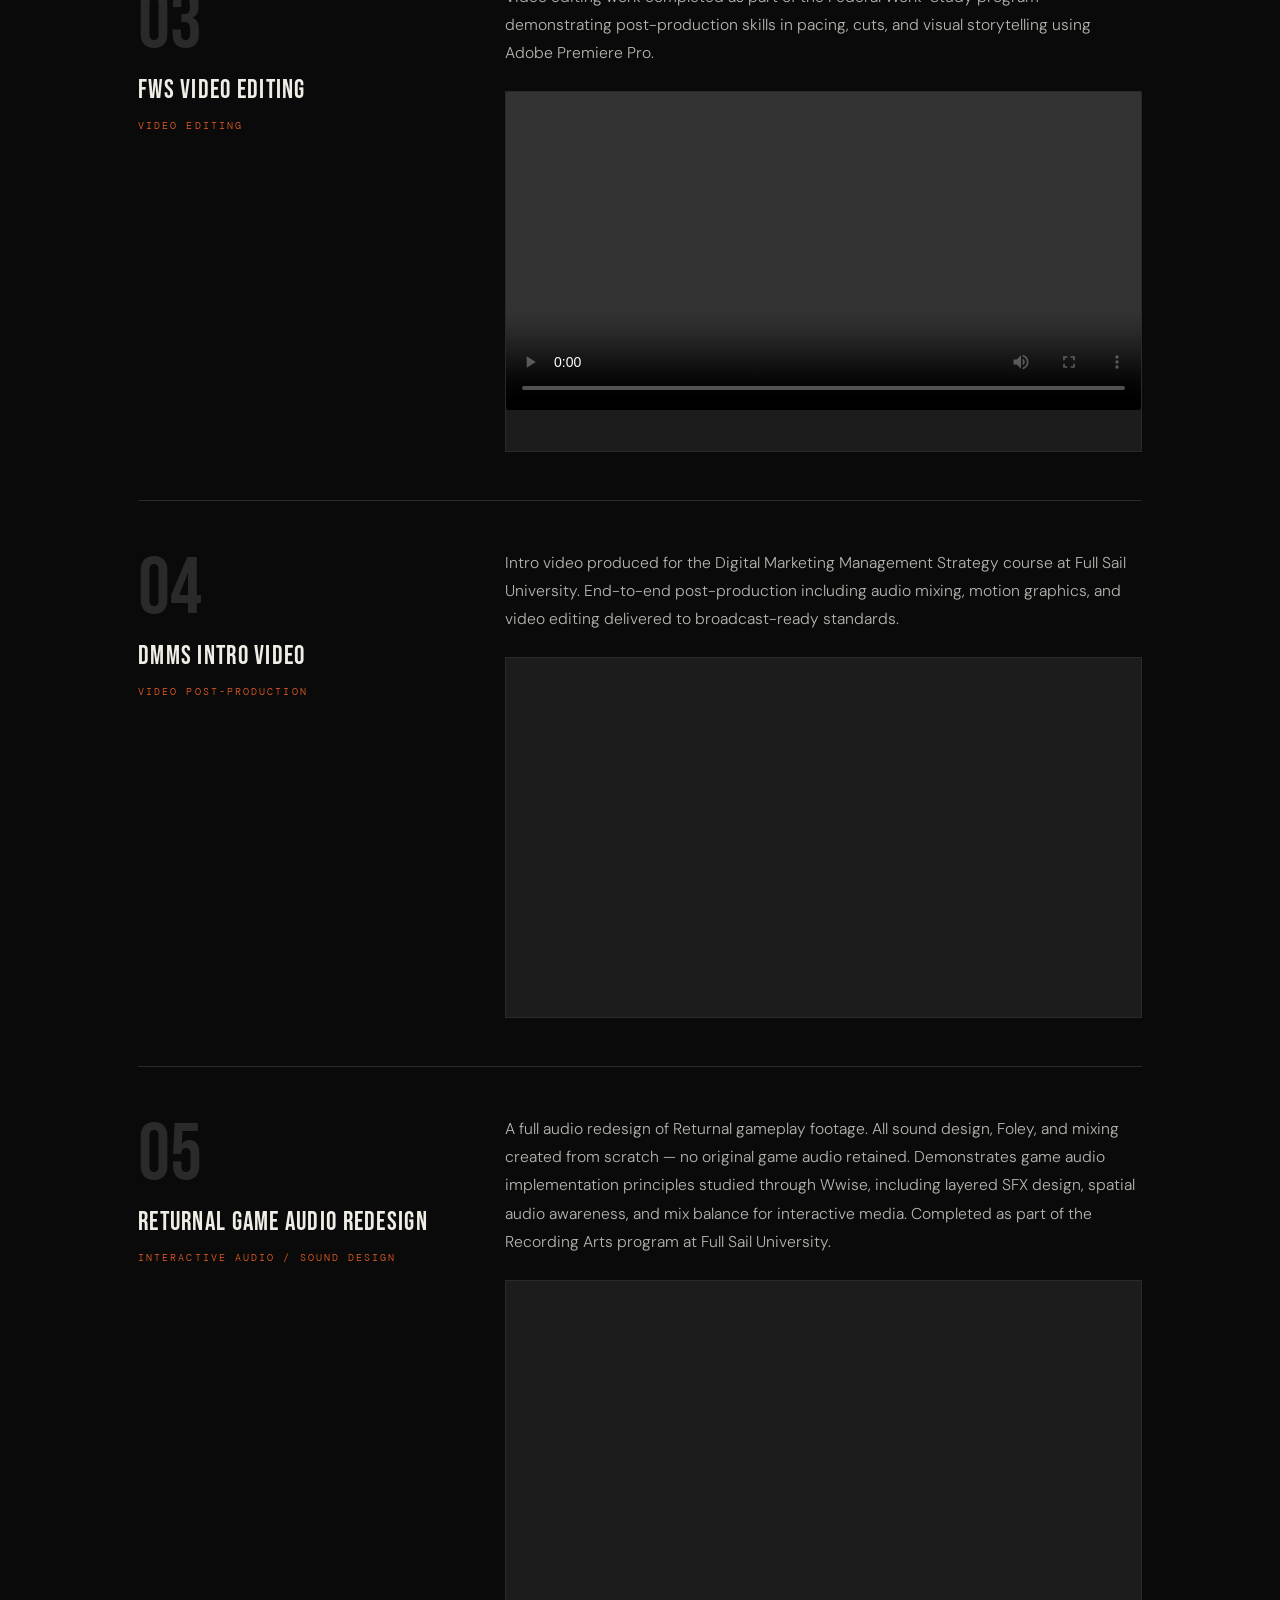
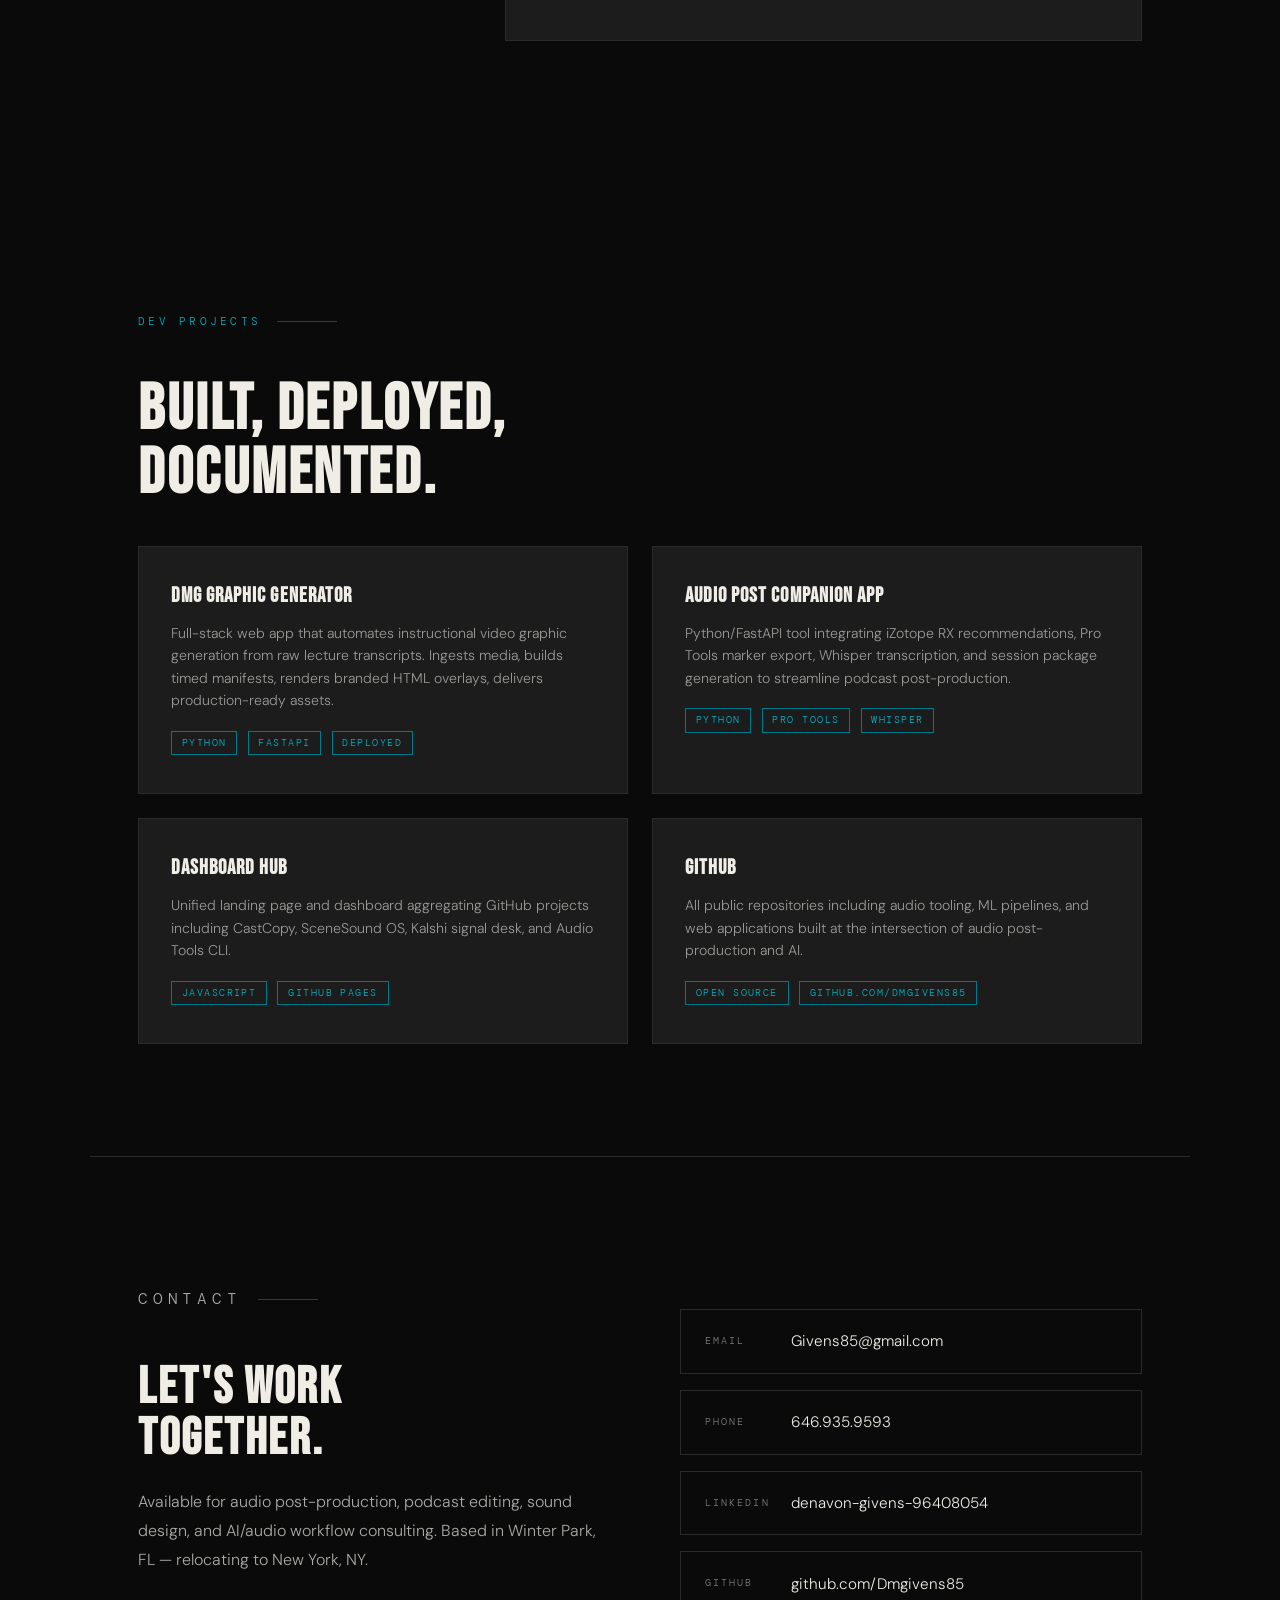
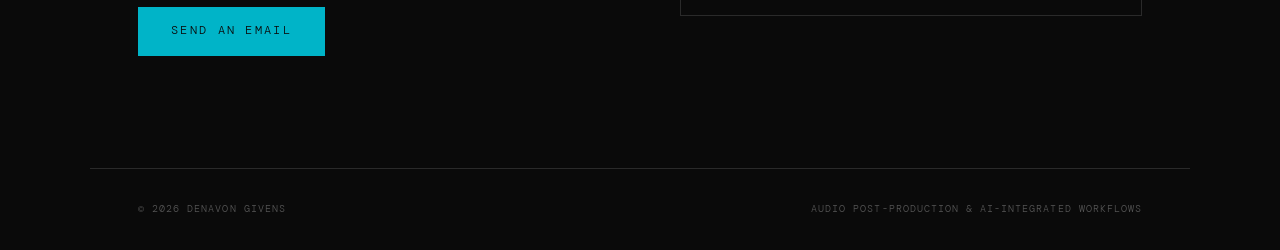
<file: index.html>
<!DOCTYPE html>
<html lang="en">
<head>
  <meta charset="UTF-8" />
  <meta name="viewport" content="width=device-width, initial-scale=1.0" />
  <title>Denavon Givens — Audio Post-Production</title>
  <link href="https://fonts.googleapis.com/css2?family=Bebas+Neue&family=DM+Sans:ital,wght@0,300;0,400;0,500;1,300&family=DM+Mono:wght@400;500&display=swap" rel="stylesheet" />
  <style>
    :root {
      --black: #0a0a0a;
      --off-white: #f0ede6;
      --teal: #00b4c8;
      --teal-dim: #007a8a;
      --orange: #e85d26;
      --mid: #1c1c1c;
      --muted: #555;
      --rule: #2a2a2a;
    }

    *, *::before, *::after { box-sizing: border-box; margin: 0; padding: 0; }

    html { scroll-behavior: smooth; }

    body {
      background: var(--black);
      color: var(--off-white);
      font-family: 'DM Sans', sans-serif;
      font-weight: 300;
      line-height: 1.6;
      overflow-x: hidden;
    }

    /* ── NOISE OVERLAY ── */
    body::before {
      content: '';
      position: fixed;
      inset: 0;
      background-image: url("data:image/svg+xml,%3Csvg viewBox='0 0 256 256' xmlns='http://www.w3.org/2000/svg'%3E%3Cfilter id='noise'%3E%3CfeTurbulence type='fractalNoise' baseFrequency='0.9' numOctaves='4' stitchTiles='stitch'/%3E%3C/filter%3E%3Crect width='100%25' height='100%25' filter='url(%23noise)' opacity='0.04'/%3E%3C/svg%3E");
      pointer-events: none;
      z-index: 999;
      opacity: 0.4;
    }

    /* ── WAVEFORM HERO BG ── */
    .hero-bg {
      position: absolute;
      inset: 0;
      overflow: hidden;
      z-index: 0;
    }

    .hero-bg svg {
      position: absolute;
      bottom: 0;
      left: 0;
      width: 100%;
      opacity: 0.07;
    }

    /* ── NAV ── */
    nav {
      position: fixed;
      top: 0; left: 0; right: 0;
      z-index: 100;
      display: flex;
      justify-content: space-between;
      align-items: center;
      padding: 1.2rem 3rem;
      background: linear-gradient(to bottom, rgba(10,10,10,0.95), transparent);
    }

    .nav-logo {
      font-family: 'Bebas Neue', sans-serif;
      font-size: 1.4rem;
      letter-spacing: 0.15em;
      color: var(--teal);
      text-decoration: none;
    }

    .nav-links {
      display: flex;
      gap: 2.5rem;
      list-style: none;
    }

    .nav-links a {
      font-family: 'DM Mono', monospace;
      font-size: 0.7rem;
      letter-spacing: 0.2em;
      text-transform: uppercase;
      color: var(--off-white);
      text-decoration: none;
      opacity: 0.6;
      transition: opacity 0.2s, color 0.2s;
    }

    .nav-links a:hover { opacity: 1; color: var(--teal); }

    /* ── HERO ── */
    header {
      position: relative;
      min-height: 100vh;
      display: flex;
      flex-direction: column;
      justify-content: center;
      padding: 0 3rem;
      overflow: hidden;
    }

    .hero-content {
      position: relative;
      z-index: 1;
      max-width: 900px;
    }

    .hero-eyebrow {
      font-family: 'DM Mono', monospace;
      font-size: 0.72rem;
      letter-spacing: 0.3em;
      text-transform: uppercase;
      color: var(--teal);
      margin-bottom: 1.5rem;
      opacity: 0;
      animation: fadeUp 0.8s 0.2s forwards;
    }

    h1 {
      font-family: 'Bebas Neue', sans-serif;
      font-size: clamp(5rem, 12vw, 11rem);
      line-height: 0.9;
      letter-spacing: 0.02em;
      color: var(--off-white);
      opacity: 0;
      animation: fadeUp 0.8s 0.4s forwards;
    }

    h1 span { color: var(--teal); }

    .hero-sub {
      margin-top: 2rem;
      font-size: 1.1rem;
      font-weight: 300;
      color: var(--off-white);
      opacity: 0;
      max-width: 560px;
      animation: fadeUp 0.8s 0.6s forwards;
    }

    .hero-sub em {
      font-style: normal;
      color: var(--teal);
    }

    .hero-cta {
      margin-top: 3rem;
      display: flex;
      gap: 1.5rem;
      opacity: 0;
      animation: fadeUp 0.8s 0.8s forwards;
    }

    .btn {
      font-family: 'DM Mono', monospace;
      font-size: 0.72rem;
      letter-spacing: 0.2em;
      text-transform: uppercase;
      text-decoration: none;
      padding: 0.9rem 2rem;
      border: 1px solid;
      transition: all 0.25s;
      display: inline-block;
    }

    .btn-primary {
      background: var(--teal);
      border-color: var(--teal);
      color: var(--black);
    }

    .btn-primary:hover {
      background: transparent;
      color: var(--teal);
    }

    .btn-secondary {
      background: transparent;
      border-color: rgba(240,237,230,0.3);
      color: var(--off-white);
    }

    .btn-secondary:hover {
      border-color: var(--off-white);
    }

    /* ── SECTIONS ── */
    section {
      padding: 7rem 3rem;
      max-width: 1100px;
      margin: 0 auto;
    }

    .section-label {
      font-family: 'DM Mono', monospace;
      font-size: 0.68rem;
      letter-spacing: 0.3em;
      text-transform: uppercase;
      color: var(--teal);
      margin-bottom: 3rem;
      display: flex;
      align-items: center;
      gap: 1rem;
    }

    .section-label::after {
      content: '';
      flex: 1;
      max-width: 60px;
      height: 1px;
      background: var(--teal);
      opacity: 0.4;
    }

    h2 {
      font-family: 'Bebas Neue', sans-serif;
      font-size: clamp(2.5rem, 5vw, 4rem);
      letter-spacing: 0.04em;
      line-height: 1;
      margin-bottom: 1.5rem;
    }

    /* ── ABOUT ── */
    .about-grid {
      display: grid;
      grid-template-columns: 1fr 1fr;
      gap: 5rem;
      align-items: start;
    }

    .about-text p {
      font-size: 1.05rem;
      line-height: 1.8;
      color: rgba(240,237,230,0.8);
      margin-bottom: 1.2rem;
    }

    .about-text p strong {
      color: var(--off-white);
      font-weight: 500;
    }

    .skills-grid {
      display: flex;
      flex-direction: column;
      gap: 1.5rem;
    }

    .skill-group {
      border-left: 2px solid var(--rule);
      padding-left: 1.2rem;
    }

    .skill-group-label {
      font-family: 'DM Mono', monospace;
      font-size: 0.65rem;
      letter-spacing: 0.25em;
      text-transform: uppercase;
      color: var(--teal);
      margin-bottom: 0.5rem;
    }

    .skill-group p {
      font-size: 0.9rem;
      color: rgba(240,237,230,0.65);
      line-height: 1.6;
    }

    /* ── WORK ── */
    #work { max-width: 1100px; }

    .work-item {
      border-top: 1px solid var(--rule);
      padding: 3rem 0;
      display: grid;
      grid-template-columns: 1fr 2fr;
      gap: 3rem;
      align-items: start;
    }

    .work-meta {
      position: sticky;
      top: 7rem;
    }

    .work-number {
      font-family: 'Bebas Neue', sans-serif;
      font-size: 5rem;
      color: var(--rule);
      line-height: 1;
      margin-bottom: 0.5rem;
    }

    .work-title {
      font-family: 'Bebas Neue', sans-serif;
      font-size: 1.6rem;
      letter-spacing: 0.05em;
      color: var(--off-white);
      margin-bottom: 0.4rem;
    }

    .work-type {
      font-family: 'DM Mono', monospace;
      font-size: 0.65rem;
      letter-spacing: 0.2em;
      text-transform: uppercase;
      color: var(--orange);
    }

    .work-body p {
      font-size: 0.98rem;
      line-height: 1.8;
      color: rgba(240,237,230,0.75);
      margin-bottom: 1.5rem;
    }

    /* ── VIDEO EMBED ── */
    .video-wrap {
      position: relative;
      padding-bottom: 56.25%;
      height: 0;
      overflow: hidden;
      background: var(--mid);
      border: 1px solid var(--rule);
    }

    .video-wrap iframe {
      position: absolute;
      inset: 0;
      width: 100%;
      height: 100%;
      border: 0;
    }

    /* ── DEMO REEL PLACEHOLDER ── */
    .demo-placeholder {
      background: var(--mid);
      border: 1px solid var(--rule);
      padding: 3rem;
      text-align: center;
    }

    .demo-placeholder p {
      font-family: 'DM Mono', monospace;
      font-size: 0.75rem;
      letter-spacing: 0.15em;
      color: var(--muted);
      text-transform: uppercase;
      margin-bottom: 1rem;
    }

    .demo-placeholder .coming {
      font-family: 'Bebas Neue', sans-serif;
      font-size: 2rem;
      color: var(--orange);
      letter-spacing: 0.1em;
    }

    /* ── PROJECTS ── */
    .projects-grid {
      display: grid;
      grid-template-columns: 1fr 1fr;
      gap: 1.5rem;
      margin-top: 1rem;
    }

    .project-card {
      background: var(--mid);
      border: 1px solid var(--rule);
      padding: 2rem;
      text-decoration: none;
      color: inherit;
      display: block;
      transition: border-color 0.25s, transform 0.25s;
      position: relative;
      overflow: hidden;
    }

    .project-card::before {
      content: '';
      position: absolute;
      top: 0; left: 0;
      width: 3px;
      height: 0;
      background: var(--teal);
      transition: height 0.3s;
    }

    .project-card:hover { border-color: var(--teal-dim); transform: translateY(-2px); }
    .project-card:hover::before { height: 100%; }

    .project-card h3 {
      font-family: 'Bebas Neue', sans-serif;
      font-size: 1.3rem;
      letter-spacing: 0.05em;
      margin-bottom: 0.6rem;
    }

    .project-card p {
      font-size: 0.88rem;
      color: rgba(240,237,230,0.6);
      line-height: 1.6;
      margin-bottom: 1rem;
    }

    .project-tag {
      font-family: 'DM Mono', monospace;
      font-size: 0.62rem;
      letter-spacing: 0.15em;
      text-transform: uppercase;
      color: var(--teal);
      border: 1px solid var(--teal-dim);
      padding: 0.2rem 0.6rem;
      display: inline-block;
      margin-right: 0.4rem;
      margin-bottom: 0.4rem;
    }

    /* ── CONTACT ── */
    #contact {
      border-top: 1px solid var(--rule);
    }

    .contact-inner {
      display: grid;
      grid-template-columns: 1fr 1fr;
      gap: 5rem;
      align-items: center;
    }

    .contact-text h2 {
      font-size: clamp(2.5rem, 4vw, 3.5rem);
    }

    .contact-text p {
      font-size: 1rem;
      color: rgba(240,237,230,0.7);
      line-height: 1.8;
      margin-top: 1rem;
    }

    .contact-links {
      display: flex;
      flex-direction: column;
      gap: 1rem;
    }

    .contact-link {
      display: flex;
      align-items: center;
      gap: 1rem;
      text-decoration: none;
      color: var(--off-white);
      padding: 1.2rem 1.5rem;
      border: 1px solid var(--rule);
      transition: border-color 0.2s, color 0.2s;
    }

    .contact-link:hover { border-color: var(--teal); color: var(--teal); }

    .contact-link-label {
      font-family: 'DM Mono', monospace;
      font-size: 0.65rem;
      letter-spacing: 0.2em;
      text-transform: uppercase;
      opacity: 0.5;
      width: 70px;
    }

    .contact-link-value {
      font-size: 0.95rem;
    }

    /* ── FOOTER ── */
    footer {
      padding: 2rem 3rem;
      border-top: 1px solid var(--rule);
      display: flex;
      justify-content: space-between;
      align-items: center;
      max-width: 1100px;
      margin: 0 auto;
    }

    footer p {
      font-family: 'DM Mono', monospace;
      font-size: 0.65rem;
      letter-spacing: 0.1em;
      color: var(--muted);
      text-transform: uppercase;
    }

    /* ── ANIMATIONS ── */
    @keyframes fadeUp {
      from { opacity: 0; transform: translateY(24px); }
      to { opacity: 1; transform: translateY(0); }
    }

    /* ── RESPONSIVE ── */
    @media (max-width: 768px) {
      nav { padding: 1rem 1.5rem; }
      .nav-links { gap: 1.5rem; }
      header { padding: 0 1.5rem; }
      section { padding: 5rem 1.5rem; }
      .about-grid { grid-template-columns: 1fr; gap: 3rem; }
      .work-item { grid-template-columns: 1fr; gap: 1.5rem; }
      .work-meta { position: static; }
      .projects-grid { grid-template-columns: 1fr; }
      .contact-inner { grid-template-columns: 1fr; gap: 3rem; }
      footer { flex-direction: column; gap: 1rem; text-align: center; }
    }
  </style>
</head>
<body>

  <!-- NAV -->
  <nav>
    <a class="nav-logo" href="#">DMG</a>
    <ul class="nav-links">
      <li><a href="#about">About</a></li>
      <li><a href="#work">Work</a></li>
      <li><a href="#projects">Projects</a></li>
      <li><a href="#contact">Contact</a></li>
    </ul>
  </nav>

  <!-- HERO -->
  <header>
    <div class="hero-bg">
      <svg viewBox="0 0 1440 200" preserveAspectRatio="none" xmlns="http://www.w3.org/2000/svg">
        <polyline fill="none" stroke="#00b4c8" stroke-width="1.5"
          points="0,100 40,60 80,140 120,30 160,120 200,80 240,150 280,20 320,110 360,70 400,130 440,50 480,100 520,40 560,160 600,90 640,110 680,30 720,140 760,60 800,120 840,45 880,100 920,75 960,130 1000,55 1040,115 1080,35 1120,105 1160,80 1200,140 1240,60 1280,100 1320,40 1360,120 1400,70 1440,100"/>
      </svg>
    </div>
    <div class="hero-content">
      <p class="hero-eyebrow">Audio Post-Production &amp; AI-Integrated Workflows</p>
      <h1>DENAVON<br/><span>GIVENS</span></h1>
      <p class="hero-sub">
        Dialogue editor, sound designer, and <em>technical builder</em> with a B.S. in Audio Post-Production. I make audio work — and I build the tools to make it work better.
      </p>
      <div class="hero-cta">
        <a href="#work" class="btn btn-primary">View Work</a>
        <a href="#contact" class="btn btn-secondary">Get in Touch</a>
      </div>
    </div>
  </header>

  <!-- ABOUT -->
  <section id="about">
    <p class="section-label">About</p>
    <div class="about-grid">
      <div class="about-text">
        <h2>Sound first.<br/>Then the tools<br/>to shape it.</h2>
        <p>
          I'm an audio post-production specialist based in <strong>New York, NY</strong> (relocating) with hands-on experience in dialogue editing, podcast post-production, sound design, and instructional media.
        </p>
        <p>
          What sets me apart is a genuine technical edge — I build custom Python tools, evaluate AI model outputs for speech and audio systems, and deploy full-stack applications. I don't just work in the audio world, I understand how AI is reshaping it.
        </p>
        <p>
          My passion for sound traces back to a foley exhibit at Epcot. It hasn't stopped since.
        </p>
      </div>
      <div class="skills-grid">
        <div class="skill-group">
          <p class="skill-group-label">DAWs &amp; Audio</p>
          <p>Pro Tools (primary), Logic Pro, DaVinci Resolve, Ableton Live, Wwise</p>
        </div>
        <div class="skill-group">
          <p class="skill-group-label">Post-Production</p>
          <p>Dialogue editing, ADR, Foley, sound design, mix prep, loudness normalization, iZotope RX</p>
        </div>
        <div class="skill-group">
          <p class="skill-group-label">Video &amp; Graphics</p>
          <p>Adobe Premiere Pro, DaVinci Resolve, instructional media production</p>
        </div>
        <div class="skill-group">
          <p class="skill-group-label">Software &amp; Dev</p>
          <p>Python, FastAPI, HTML/CSS/JavaScript, REST APIs, Git/GitHub, Render deployment</p>
        </div>
        <div class="skill-group">
          <p class="skill-group-label">Networking</p>
          <p>Dante certified, professional recording signal flow</p>
        </div>
      </div>
    </div>
  </section>

  <!-- WORK -->
  <section id="work" style="max-width:1100px">
    <p class="section-label">Selected Work</p>

    <div class="work-item">
      <div class="work-meta">
        <div class="work-number">01</div>
        <div class="work-title">Audio Post-Production Demo Reel</div>
        <div class="work-type">Dialogue · Foley · Sound Design · Mix</div>
      </div>
      <div class="work-body">
        <p>
          Demo reel showcasing core post-production disciplines including dialogue editing, Foley, sound design, and final mix. Work completed across student film and independent projects using Pro Tools and iZotope RX, delivered to broadcast-ready standards.
        </p>
        <div class="video-wrap">
          <iframe src="https://www.youtube.com/embed/HugK7-xYuwM" allowfullscreen loading="lazy" title="Audio Post-Production Demo Reel"></iframe>
        </div>
      </div>
    </div>

    <div class="work-item">
      <div class="work-meta">
        <div class="work-number">02</div>
        <div class="work-title">Corporate Gossip Podcast</div>
        <div class="work-type">Podcast Post-Production</div>
      </div>
      <div class="work-body">
        <p>
          End-to-end post-production for Corporate Gossip, a business and finance podcast. Responsible for dialogue cleanup, EQ, compression, noise reduction via iZotope RX, intro/outro integration, ad insert points, and loudness normalization to platform standards. Delivered broadcast-ready episodes on a consistent turnaround.
        </p>
        <div class="video-wrap">
          <iframe src="https://www.youtube.com/embed/lfekv5AG554" allowfullscreen loading="lazy" title="Corporate Gossip Podcast Episode"></iframe>
        </div>
      </div>
    </div>

    <div class="work-item">
      <div class="work-meta">
        <div class="work-number">03</div>
        <div class="work-title">FWS Video Editing</div>
        <div class="work-type">Video Editing</div>
      </div>
      <div class="work-body">
        <p>
          Video editing work completed as part of the Federal Work-Study program — demonstrating post-production skills in pacing, cuts, and visual storytelling using Adobe Premiere Pro.
        </p>
        <div class="video-wrap">
          <video controls preload="metadata" style="width:100%;border-radius:2px;">
            <source src="https://www.dropbox.com/scl/fi/i55og8mjm7y3457uvocj1/DMMS_Week_2_Assignment.mp4?rlkey=thx8ppz0zo1p73sv9ungxo0h1&st=le5p30by&dl=1" type="video/mp4">
            Your browser does not support the video tag.
          </video>
        </div>
      </div>
    </div>

    <div class="work-item">
      <div class="work-meta">
        <div class="work-number">04</div>
        <div class="work-title">DMMS Intro Video</div>
        <div class="work-type">Video Post-Production</div>
      </div>
      <div class="work-body">
        <p>
          Intro video produced for the Digital Marketing Management Strategy course at Full Sail University. End-to-end post-production including audio mixing, motion graphics, and video editing delivered to broadcast-ready standards.
        </p>
        <div class="video-wrap">
          <iframe src="https://www.youtube.com/embed/1eHFw7-8WqA" allowfullscreen loading="lazy" title="DMMS Intro Video"></iframe>
        </div>
      </div>
    </div>

    <div class="work-item">
      <div class="work-meta">
        <div class="work-number">05</div>
        <div class="work-title">Returnal Game Audio Redesign</div>
        <div class="work-type">Interactive Audio / Sound Design</div>
      </div>
      <div class="work-body">
        <p>
          A full audio redesign of Returnal gameplay footage. All sound design, Foley, and mixing created from scratch — no original game audio retained. Demonstrates game audio implementation principles studied through Wwise, including layered SFX design, spatial audio awareness, and mix balance for interactive media. Completed as part of the Recording Arts program at Full Sail University.
        </p>
        <div class="video-wrap">
          <iframe src="https://www.youtube.com/embed/MPG-eVjxIWo" allowfullscreen loading="lazy" title="Returnal Game Audio Redesign"></iframe>
        </div>
      </div>
    </div>

  </section>

  <!-- PROJECTS -->
  <section id="projects">
    <p class="section-label">Dev Projects</p>
    <h2>Built, Deployed,<br/>Documented.</h2>
    <div class="projects-grid" style="margin-top:2.5rem">
      <a href="https://dmg-graphic-generator.onrender.com" target="_blank" rel="noopener" class="project-card">
        <h3>DMG Graphic Generator</h3>
        <p>Full-stack web app that automates instructional video graphic generation from raw lecture transcripts. Ingests media, builds timed manifests, renders branded HTML overlays, delivers production-ready assets.</p>
        <span class="project-tag">Python</span>
        <span class="project-tag">FastAPI</span>
        <span class="project-tag">Deployed</span>
      </a>
      <a href="https://github.com/Dmgivens85" target="_blank" rel="noopener" class="project-card">
        <h3>Audio Post Companion App</h3>
        <p>Python/FastAPI tool integrating iZotope RX recommendations, Pro Tools marker export, Whisper transcription, and session package generation to streamline podcast post-production.</p>
        <span class="project-tag">Python</span>
        <span class="project-tag">Pro Tools</span>
        <span class="project-tag">Whisper</span>
      </a>
      <a href="https://github.com/Dmgivens85/dashboard-hub" target="_blank" rel="noopener" class="project-card">
        <h3>Dashboard Hub</h3>
        <p>Unified landing page and dashboard aggregating GitHub projects including CastCopy, SceneSound OS, Kalshi signal desk, and Audio Tools CLI.</p>
        <span class="project-tag">JavaScript</span>
        <span class="project-tag">GitHub Pages</span>
      </a>
      <a href="https://github.com/Dmgivens85" target="_blank" rel="noopener" class="project-card">
        <h3>GitHub</h3>
        <p>All public repositories including audio tooling, ML pipelines, and web applications built at the intersection of audio post-production and AI.</p>
        <span class="project-tag">Open Source</span>
        <span class="project-tag">github.com/Dmgivens85</span>
      </a>
    </div>
  </section>

  <!-- CONTACT -->
  <section id="contact">
    <div class="contact-inner">
      <div class="contact-text">
        <p class="section-label">Contact</p>
        <h2>Let's Work<br/>Together.</h2>
        <p>Available for audio post-production, podcast editing, sound design, and AI/audio workflow consulting. Based in Winter Park, FL — relocating to New York, NY.</p>
        <div style="margin-top:2rem">
          <a href="mailto:Givens85@gmail.com" class="btn btn-primary">Send an Email</a>
        </div>
      </div>
      <div class="contact-links">
        <a href="mailto:Givens85@gmail.com" class="contact-link">
          <span class="contact-link-label">Email</span>
          <span class="contact-link-value">Givens85@gmail.com</span>
        </a>
        <a href="tel:6469359593" class="contact-link">
          <span class="contact-link-label">Phone</span>
          <span class="contact-link-value">646.935.9593</span>
        </a>
        <a href="https://linkedin.com/in/denavon-givens-96408054" target="_blank" rel="noopener" class="contact-link">
          <span class="contact-link-label">LinkedIn</span>
          <span class="contact-link-value">denavon-givens-96408054</span>
        </a>
        <a href="https://github.com/Dmgivens85" target="_blank" rel="noopener" class="contact-link">
          <span class="contact-link-label">GitHub</span>
          <span class="contact-link-value">github.com/Dmgivens85</span>
        </a>
      </div>
    </div>
  </section>

  <footer>
    <p>© 2026 Denavon Givens</p>
    <p>Audio Post-Production &amp; AI-Integrated Workflows</p>
  </footer>

</body>
</html>
</file>
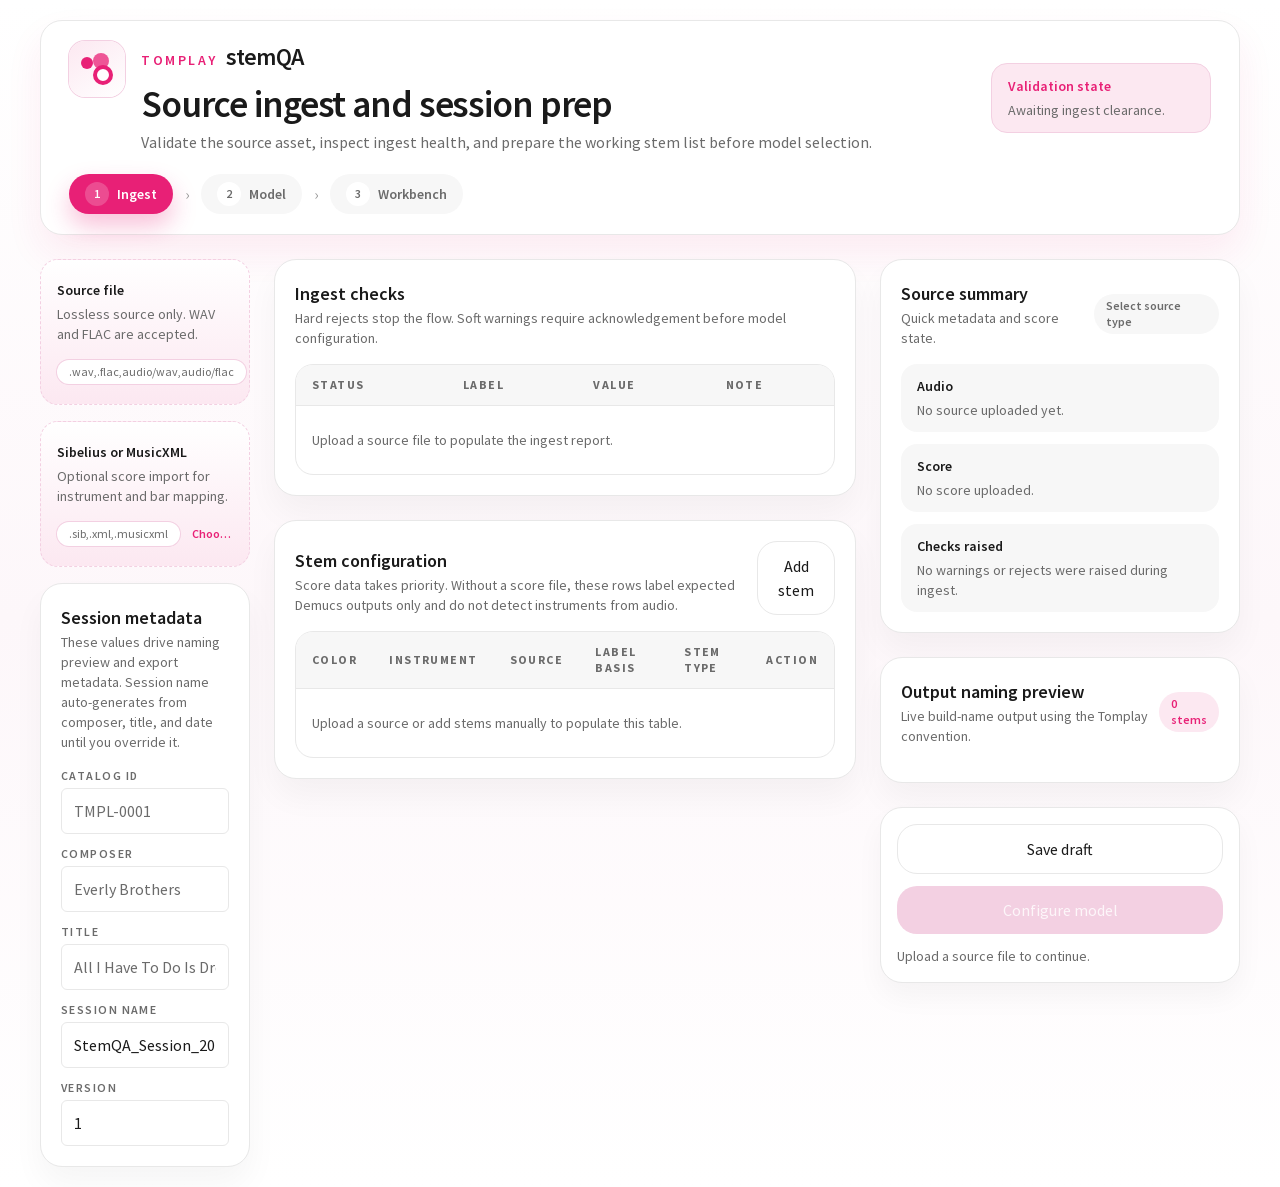
<file: StemQA/index.html>
<!doctype html>
<html lang="en">
  <head>
    <meta charset="UTF-8" />
    <link rel="icon" type="image/svg+xml" href="/StemQA/favicon.svg" />
    <meta name="viewport" content="width=device-width, initial-scale=1.0" />
    <title>StemQA</title>
    <script type="module" crossorigin src="/StemQA/assets/index-CJUak1gV.js"></script>
    <link rel="stylesheet" crossorigin href="/StemQA/assets/index-3HhDMJBj.css">
  </head>
  <body>
    <div id="root"></div>
  </body>
</html>
</file>
<file: StemQA/assets/index-3HhDMJBj.css>
@font-face{font-family:Source Sans Pro;font-style:normal;font-display:swap;font-weight:400;src:url(/StemQA/assets/source-sans-pro-cyrillic-ext-400-normal-BZJRkJ55.woff2)format("woff2"),url(/StemQA/assets/source-sans-pro-cyrillic-ext-400-normal-DtD_g0fW.woff)format("woff");unicode-range:U+460-52F,U+1C80-1C88,U+20B4,U+2DE0-2DFF,U+A640-A69F,U+FE2E-FE2F}@font-face{font-family:Source Sans Pro;font-style:normal;font-display:swap;font-weight:400;src:url(/StemQA/assets/source-sans-pro-cyrillic-400-normal-Bo6gnWEs.woff2)format("woff2"),url(/StemQA/assets/source-sans-pro-cyrillic-400-normal-h6inArLS.woff)format("woff");unicode-range:U+301,U+400-45F,U+490-491,U+4B0-4B1,U+2116}@font-face{font-family:Source Sans Pro;font-style:normal;font-display:swap;font-weight:400;src:url(/StemQA/assets/source-sans-pro-greek-ext-400-normal-DurV-KM9.woff2)format("woff2"),url(/StemQA/assets/source-sans-pro-greek-ext-400-normal-BfIWL1p1.woff)format("woff");unicode-range:U+1F??}@font-face{font-family:Source Sans Pro;font-style:normal;font-display:swap;font-weight:400;src:url(/StemQA/assets/source-sans-pro-greek-400-normal-CZJmCPdY.woff2)format("woff2"),url(/StemQA/assets/source-sans-pro-greek-400-normal-C-qB9CTB.woff)format("woff");unicode-range:U+370-3FF}@font-face{font-family:Source Sans Pro;font-style:normal;font-display:swap;font-weight:400;src:url(/StemQA/assets/source-sans-pro-vietnamese-400-normal-DmpbtSrx.woff2)format("woff2"),url(/StemQA/assets/source-sans-pro-vietnamese-400-normal-C_X2WPHN.woff)format("woff");unicode-range:U+102-103,U+110-111,U+128-129,U+168-169,U+1A0-1A1,U+1AF-1B0,U+300-301,U+303-304,U+308-309,U+323,U+329,U+1EA0-1EF9,U+20AB}@font-face{font-family:Source Sans Pro;font-style:normal;font-display:swap;font-weight:400;src:url(/StemQA/assets/source-sans-pro-latin-ext-400-normal-b0izRs8p.woff2)format("woff2"),url(/StemQA/assets/source-sans-pro-latin-ext-400-normal-B4yavu5O.woff)format("woff");unicode-range:U+100-2AF,U+304,U+308,U+329,U+1E00-1E9F,U+1EF2-1EFF,U+2020,U+20A0-20AB,U+20AD-20CF,U+2113,U+2C60-2C7F,U+A720-A7FF}@font-face{font-family:Source Sans Pro;font-style:normal;font-display:swap;font-weight:400;src:url(/StemQA/assets/source-sans-pro-latin-400-normal-tpsLXCSJ.woff2)format("woff2"),url(/StemQA/assets/source-sans-pro-latin-400-normal-R7DZS9ko.woff)format("woff");unicode-range:U+??,U+131,U+152-153,U+2BB-2BC,U+2C6,U+2DA,U+2DC,U+304,U+308,U+329,U+2000-206F,U+2074,U+20AC,U+2122,U+2191,U+2193,U+2212,U+2215,U+FEFF,U+FFFD}@font-face{font-family:Source Sans Pro;font-style:normal;font-display:swap;font-weight:600;src:url(/StemQA/assets/source-sans-pro-cyrillic-ext-600-normal-qEDpwGRt.woff2)format("woff2"),url(/StemQA/assets/source-sans-pro-cyrillic-ext-600-normal-BLUySEgx.woff)format("woff");unicode-range:U+460-52F,U+1C80-1C88,U+20B4,U+2DE0-2DFF,U+A640-A69F,U+FE2E-FE2F}@font-face{font-family:Source Sans Pro;font-style:normal;font-display:swap;font-weight:600;src:url(/StemQA/assets/source-sans-pro-cyrillic-600-normal-7IW-0rI7.woff2)format("woff2"),url(/StemQA/assets/source-sans-pro-cyrillic-600-normal-C6gpv_4y.woff)format("woff");unicode-range:U+301,U+400-45F,U+490-491,U+4B0-4B1,U+2116}@font-face{font-family:Source Sans Pro;font-style:normal;font-display:swap;font-weight:600;src:url(/StemQA/assets/source-sans-pro-greek-ext-600-normal-Bk3oygDb.woff2)format("woff2"),url(/StemQA/assets/source-sans-pro-greek-ext-600-normal-Bk3wWfL4.woff)format("woff");unicode-range:U+1F??}@font-face{font-family:Source Sans Pro;font-style:normal;font-display:swap;font-weight:600;src:url(/StemQA/assets/source-sans-pro-greek-600-normal-DufzpiO_.woff2)format("woff2"),url(/StemQA/assets/source-sans-pro-greek-600-normal-CNXbxSoy.woff)format("woff");unicode-range:U+370-3FF}@font-face{font-family:Source Sans Pro;font-style:normal;font-display:swap;font-weight:600;src:url(/StemQA/assets/source-sans-pro-vietnamese-600-normal-B_7vbVAt.woff2)format("woff2"),url(/StemQA/assets/source-sans-pro-vietnamese-600-normal-DJqX7dzL.woff)format("woff");unicode-range:U+102-103,U+110-111,U+128-129,U+168-169,U+1A0-1A1,U+1AF-1B0,U+300-301,U+303-304,U+308-309,U+323,U+329,U+1EA0-1EF9,U+20AB}@font-face{font-family:Source Sans Pro;font-style:normal;font-display:swap;font-weight:600;src:url(/StemQA/assets/source-sans-pro-latin-ext-600-normal-XGkkjFz7.woff2)format("woff2"),url(/StemQA/assets/source-sans-pro-latin-ext-600-normal-BgwKN7TX.woff)format("woff");unicode-range:U+100-2AF,U+304,U+308,U+329,U+1E00-1E9F,U+1EF2-1EFF,U+2020,U+20A0-20AB,U+20AD-20CF,U+2113,U+2C60-2C7F,U+A720-A7FF}@font-face{font-family:Source Sans Pro;font-style:normal;font-display:swap;font-weight:600;src:url(/StemQA/assets/source-sans-pro-latin-600-normal-BM2CBz6W.woff2)format("woff2"),url(/StemQA/assets/source-sans-pro-latin-600-normal-CjV2-MXP.woff)format("woff");unicode-range:U+??,U+131,U+152-153,U+2BB-2BC,U+2C6,U+2DA,U+2DC,U+304,U+308,U+329,U+2000-206F,U+2074,U+20AC,U+2122,U+2191,U+2193,U+2212,U+2215,U+FEFF,U+FFFD}@font-face{font-family:Source Sans Pro;font-style:normal;font-display:swap;font-weight:700;src:url(/StemQA/assets/source-sans-pro-cyrillic-ext-700-normal-CMNOJ5Qm.woff2)format("woff2"),url(/StemQA/assets/source-sans-pro-cyrillic-ext-700-normal-C6lq_OUW.woff)format("woff");unicode-range:U+460-52F,U+1C80-1C88,U+20B4,U+2DE0-2DFF,U+A640-A69F,U+FE2E-FE2F}@font-face{font-family:Source Sans Pro;font-style:normal;font-display:swap;font-weight:700;src:url(/StemQA/assets/source-sans-pro-cyrillic-700-normal-CkdS6a5a.woff2)format("woff2"),url(/StemQA/assets/source-sans-pro-cyrillic-700-normal-DCJL43JV.woff)format("woff");unicode-range:U+301,U+400-45F,U+490-491,U+4B0-4B1,U+2116}@font-face{font-family:Source Sans Pro;font-style:normal;font-display:swap;font-weight:700;src:url(/StemQA/assets/source-sans-pro-greek-ext-700-normal-sY5KVvyA.woff2)format("woff2"),url(/StemQA/assets/source-sans-pro-greek-ext-700-normal-BXPp6Eqx.woff)format("woff");unicode-range:U+1F??}@font-face{font-family:Source Sans Pro;font-style:normal;font-display:swap;font-weight:700;src:url(/StemQA/assets/source-sans-pro-greek-700-normal-Bq-mRDqF.woff2)format("woff2"),url(/StemQA/assets/source-sans-pro-greek-700-normal-BCz9b4qF.woff)format("woff");unicode-range:U+370-3FF}@font-face{font-family:Source Sans Pro;font-style:normal;font-display:swap;font-weight:700;src:url(/StemQA/assets/source-sans-pro-vietnamese-700-normal-f-Bm14rw.woff2)format("woff2"),url(/StemQA/assets/source-sans-pro-vietnamese-700-normal-CwqTh6JM.woff)format("woff");unicode-range:U+102-103,U+110-111,U+128-129,U+168-169,U+1A0-1A1,U+1AF-1B0,U+300-301,U+303-304,U+308-309,U+323,U+329,U+1EA0-1EF9,U+20AB}@font-face{font-family:Source Sans Pro;font-style:normal;font-display:swap;font-weight:700;src:url(/StemQA/assets/source-sans-pro-latin-ext-700-normal-Cf8nNWsm.woff2)format("woff2"),url(/StemQA/assets/source-sans-pro-latin-ext-700-normal-yj0w5CKO.woff)format("woff");unicode-range:U+100-2AF,U+304,U+308,U+329,U+1E00-1E9F,U+1EF2-1EFF,U+2020,U+20A0-20AB,U+20AD-20CF,U+2113,U+2C60-2C7F,U+A720-A7FF}@font-face{font-family:Source Sans Pro;font-style:normal;font-display:swap;font-weight:700;src:url(/StemQA/assets/source-sans-pro-latin-700-normal-DL7J4422.woff2)format("woff2"),url(/StemQA/assets/source-sans-pro-latin-700-normal-BNdTgDH_.woff)format("woff");unicode-range:U+??,U+131,U+152-153,U+2BB-2BC,U+2C6,U+2DA,U+2DC,U+304,U+308,U+329,U+2000-206F,U+2074,U+20AC,U+2122,U+2191,U+2193,U+2212,U+2215,U+FEFF,U+FFFD}@layer properties{@supports (((-webkit-hyphens:none)) and (not (margin-trim:inline))) or ((-moz-orient:inline) and (not (color:rgb(from red r g b)))){*,:before,:after,::backdrop{--tw-translate-x:0;--tw-translate-y:0;--tw-translate-z:0;--tw-scale-x:1;--tw-scale-y:1;--tw-scale-z:1;--tw-rotate-x:initial;--tw-rotate-y:initial;--tw-rotate-z:initial;--tw-skew-x:initial;--tw-skew-y:initial;--tw-space-y-reverse:0;--tw-border-style:solid;--tw-leading:initial;--tw-font-weight:initial;--tw-tracking:initial;--tw-shadow:0 0 #0000;--tw-shadow-color:initial;--tw-shadow-alpha:100%;--tw-inset-shadow:0 0 #0000;--tw-inset-shadow-color:initial;--tw-inset-shadow-alpha:100%;--tw-ring-color:initial;--tw-ring-shadow:0 0 #0000;--tw-inset-ring-color:initial;--tw-inset-ring-shadow:0 0 #0000;--tw-ring-inset:initial;--tw-ring-offset-width:0px;--tw-ring-offset-color:#fff;--tw-ring-offset-shadow:0 0 #0000;--tw-blur:initial;--tw-brightness:initial;--tw-contrast:initial;--tw-grayscale:initial;--tw-hue-rotate:initial;--tw-invert:initial;--tw-opacity:initial;--tw-saturate:initial;--tw-sepia:initial;--tw-drop-shadow:initial;--tw-drop-shadow-color:initial;--tw-drop-shadow-alpha:100%;--tw-drop-shadow-size:initial;--tw-duration:initial}}}@layer theme{:root,:host{--font-sans:ui-sans-serif, system-ui, sans-serif, "Apple Color Emoji", "Segoe UI Emoji", "Segoe UI Symbol", "Noto Color Emoji";--font-mono:ui-monospace, SFMono-Regular, Menlo, Monaco, Consolas, "Liberation Mono", "Courier New", monospace;--color-white:#fff;--spacing:.25rem;--container-2xl:42rem;--container-3xl:48rem;--text-xs:.75rem;--text-xs--line-height:calc(1 / .75);--text-sm:.875rem;--text-sm--line-height:calc(1.25 / .875);--text-base:1rem;--text-base--line-height:calc(1.5 / 1);--text-lg:1.125rem;--text-lg--line-height:calc(1.75 / 1.125);--text-2xl:1.5rem;--text-2xl--line-height:calc(2 / 1.5);--text-3xl:1.875rem;--text-3xl--line-height:calc(2.25 / 1.875);--font-weight-semibold:600;--radius-sm:.25rem;--radius-2xl:1rem;--default-transition-duration:.15s;--default-transition-timing-function:cubic-bezier(.4, 0, .2, 1);--default-font-family:var(--font-sans);--default-mono-font-family:var(--font-mono)}}@layer base{*,:after,:before,::backdrop{box-sizing:border-box;border:0 solid;margin:0;padding:0}::file-selector-button{box-sizing:border-box;border:0 solid;margin:0;padding:0}html,:host{-webkit-text-size-adjust:100%;tab-size:4;line-height:1.5;font-family:var(--default-font-family,ui-sans-serif, system-ui, sans-serif, "Apple Color Emoji", "Segoe UI Emoji", "Segoe UI Symbol", "Noto Color Emoji");font-feature-settings:var(--default-font-feature-settings,normal);font-variation-settings:var(--default-font-variation-settings,normal);-webkit-tap-highlight-color:transparent}hr{height:0;color:inherit;border-top-width:1px}abbr:where([title]){-webkit-text-decoration:underline dotted;text-decoration:underline dotted}h1,h2,h3,h4,h5,h6{font-size:inherit;font-weight:inherit}a{color:inherit;-webkit-text-decoration:inherit;-webkit-text-decoration:inherit;-webkit-text-decoration:inherit;-webkit-text-decoration:inherit;text-decoration:inherit}b,strong{font-weight:bolder}code,kbd,samp,pre{font-family:var(--default-mono-font-family,ui-monospace, SFMono-Regular, Menlo, Monaco, Consolas, "Liberation Mono", "Courier New", monospace);font-feature-settings:var(--default-mono-font-feature-settings,normal);font-variation-settings:var(--default-mono-font-variation-settings,normal);font-size:1em}small{font-size:80%}sub,sup{vertical-align:baseline;font-size:75%;line-height:0;position:relative}sub{bottom:-.25em}sup{top:-.5em}table{text-indent:0;border-color:inherit;border-collapse:collapse}:-moz-focusring{outline:auto}progress{vertical-align:baseline}summary{display:list-item}ol,ul,menu{list-style:none}img,svg,video,canvas,audio,iframe,embed,object{vertical-align:middle;display:block}img,video{max-width:100%;height:auto}button,input,select,optgroup,textarea{font:inherit;font-feature-settings:inherit;font-variation-settings:inherit;letter-spacing:inherit;color:inherit;opacity:1;background-color:#0000;border-radius:0}::file-selector-button{font:inherit;font-feature-settings:inherit;font-variation-settings:inherit;letter-spacing:inherit;color:inherit;opacity:1;background-color:#0000;border-radius:0}:where(select:is([multiple],[size])) optgroup{font-weight:bolder}:where(select:is([multiple],[size])) optgroup option{padding-inline-start:20px}::file-selector-button{margin-inline-end:4px}::placeholder{opacity:1}@supports (not ((-webkit-appearance:-apple-pay-button))) or (contain-intrinsic-size:1px){::placeholder{color:currentColor}@supports (color:color-mix(in lab, red, red)){::placeholder{color:color-mix(in oklab, currentcolor 50%, transparent)}}}textarea{resize:vertical}::-webkit-search-decoration{-webkit-appearance:none}::-webkit-date-and-time-value{min-height:1lh;text-align:inherit}::-webkit-datetime-edit{display:inline-flex}::-webkit-datetime-edit-fields-wrapper{padding:0}::-webkit-datetime-edit{padding-block:0}::-webkit-datetime-edit-year-field{padding-block:0}::-webkit-datetime-edit-month-field{padding-block:0}::-webkit-datetime-edit-day-field{padding-block:0}::-webkit-datetime-edit-hour-field{padding-block:0}::-webkit-datetime-edit-minute-field{padding-block:0}::-webkit-datetime-edit-second-field{padding-block:0}::-webkit-datetime-edit-millisecond-field{padding-block:0}::-webkit-datetime-edit-meridiem-field{padding-block:0}::-webkit-calendar-picker-indicator{line-height:1}:-moz-ui-invalid{box-shadow:none}button,input:where([type=button],[type=reset],[type=submit]){appearance:button}::file-selector-button{appearance:button}::-webkit-inner-spin-button{height:auto}::-webkit-outer-spin-button{height:auto}[hidden]:where(:not([hidden=until-found])){display:none!important}::selection{background:var(--pink)}@supports (color:color-mix(in lab, red, red)){::selection{background:color-mix(in srgb, var(--pink) 18%, white)}}}@layer components{.panel-shell{border-style:var(--tw-border-style);border-width:1px;border-color:var(--gray-border);background-color:var(--color-white);padding-inline:calc(var(--spacing) * 5);padding-block:calc(var(--spacing) * 5);--tw-shadow:0 18px 32px var(--tw-shadow-color,#0000000a);box-shadow:var(--tw-inset-shadow), var(--tw-inset-ring-shadow), var(--tw-ring-offset-shadow), var(--tw-ring-shadow), var(--tw-shadow);border-radius:22px}.pill-button{background-color:var(--pink);padding-inline:calc(var(--spacing) * 5);padding-block:calc(var(--spacing) * 3);font-size:var(--text-sm);line-height:var(--tw-leading,var(--text-sm--line-height));--tw-font-weight:var(--font-weight-semibold);font-weight:var(--font-weight-semibold);color:var(--color-white);--tw-shadow:0 16px 28px var(--tw-shadow-color,#e8207638);box-shadow:var(--tw-inset-shadow), var(--tw-inset-ring-shadow), var(--tw-ring-offset-shadow), var(--tw-ring-shadow), var(--tw-shadow);transition-property:color,background-color,border-color,outline-color,text-decoration-color,fill,stroke,--tw-gradient-from,--tw-gradient-via,--tw-gradient-to,opacity,box-shadow,transform,translate,scale,rotate,filter,-webkit-backdrop-filter,backdrop-filter,display,content-visibility,overlay,pointer-events;transition-timing-function:var(--tw-ease,var(--default-transition-timing-function));transition-duration:var(--tw-duration,var(--default-transition-duration));border-radius:20px;justify-content:center;align-items:center;display:inline-flex}@media (hover:hover){.pill-button:hover{--tw-translate-y:-1px;translate:var(--tw-translate-x) var(--tw-translate-y);--tw-shadow:0 18px 30px var(--tw-shadow-color,#e8207647);box-shadow:var(--tw-inset-shadow), var(--tw-inset-ring-shadow), var(--tw-ring-offset-shadow), var(--tw-ring-shadow), var(--tw-shadow)}}.pill-button:disabled{cursor:not-allowed;background-color:var(--pink-border);color:#fffc}@supports (color:color-mix(in lab, red, red)){.pill-button:disabled{color:color-mix(in oklab, var(--color-white) 80%, transparent)}}.pill-button:disabled{--tw-shadow:0 0 #0000;box-shadow:var(--tw-inset-shadow), var(--tw-inset-ring-shadow), var(--tw-ring-offset-shadow), var(--tw-ring-shadow), var(--tw-shadow)}.ghost-button{border-style:var(--tw-border-style);border-width:1px;border-color:var(--gray-border);background-color:var(--color-white);padding-inline:calc(var(--spacing) * 5);padding-block:calc(var(--spacing) * 3);font-size:var(--text-sm);line-height:var(--tw-leading,var(--text-sm--line-height));--tw-font-weight:var(--font-weight-semibold);font-weight:var(--font-weight-semibold);color:var(--text);transition-property:color,background-color,border-color,outline-color,text-decoration-color,fill,stroke,--tw-gradient-from,--tw-gradient-via,--tw-gradient-to,opacity,box-shadow,transform,translate,scale,rotate,filter,-webkit-backdrop-filter,backdrop-filter,display,content-visibility,overlay,pointer-events;transition-timing-function:var(--tw-ease,var(--default-transition-timing-function));transition-duration:var(--tw-duration,var(--default-transition-duration));border-radius:20px;justify-content:center;align-items:center;display:inline-flex}@media (hover:hover){.ghost-button:hover{border-color:var(--pink-border);background-color:var(--pink-light)}}.ghost-button:disabled{cursor:not-allowed;opacity:.6}.input-shell{border-style:var(--tw-border-style);border-width:1px;border-color:var(--gray-border);background-color:var(--color-white);width:100%;padding-inline:calc(var(--spacing) * 3);padding-block:calc(var(--spacing) * 2.5);font-size:var(--text-sm);line-height:var(--tw-leading,var(--text-sm--line-height));color:var(--text);transition-property:color,background-color,border-color,outline-color,text-decoration-color,fill,stroke,--tw-gradient-from,--tw-gradient-via,--tw-gradient-to,opacity,box-shadow,transform,translate,scale,rotate,filter,-webkit-backdrop-filter,backdrop-filter,display,content-visibility,overlay,pointer-events;transition-timing-function:var(--tw-ease,var(--default-transition-timing-function));transition-duration:var(--tw-duration,var(--default-transition-duration));--tw-outline-style:none;border-radius:6px;outline-style:none}.input-shell::placeholder{color:var(--text-sub)}.input-shell:focus{border-color:var(--pink);--tw-ring-shadow:var(--tw-ring-inset,) 0 0 0 calc(2px + var(--tw-ring-offset-width)) var(--tw-ring-color,currentcolor);box-shadow:var(--tw-inset-shadow), var(--tw-inset-ring-shadow), var(--tw-ring-offset-shadow), var(--tw-ring-shadow), var(--tw-shadow);--tw-ring-color:#e8207624}.table-shell{border-style:var(--tw-border-style);border-width:1px;border-color:var(--gray-border);border-radius:18px;overflow:hidden}.upload-progress-indeterminate{animation:1.25s ease-in-out infinite upload-progress-slide}.slide-up-panel{animation:.24s ease-out slide-up-panel}}@layer utilities{.pointer-events-auto{pointer-events:auto}.pointer-events-none{pointer-events:none}.sr-only{clip-path:inset(50%);white-space:nowrap;border-width:0;width:1px;height:1px;margin:-1px;padding:0;position:absolute;overflow:hidden}.absolute{position:absolute}.fixed{position:fixed}.relative{position:relative}.inset-0{inset:calc(var(--spacing) * 0)}.inset-x-0{inset-inline:calc(var(--spacing) * 0)}.top-0{top:calc(var(--spacing) * 0)}.top-1{top:calc(var(--spacing) * 1)}.right-0{right:calc(var(--spacing) * 0)}.bottom-0{bottom:calc(var(--spacing) * 0)}.left-0{left:calc(var(--spacing) * 0)}.left-1{left:calc(var(--spacing) * 1)}.left-3{left:calc(var(--spacing) * 3)}.left-6{left:calc(var(--spacing) * 6)}.z-40{z-index:40}.z-50{z-index:50}.container{width:100%}@media (width>=40rem){.container{max-width:40rem}}@media (width>=48rem){.container{max-width:48rem}}@media (width>=64rem){.container{max-width:64rem}}@media (width>=80rem){.container{max-width:80rem}}@media (width>=96rem){.container{max-width:96rem}}.mx-auto{margin-inline:auto}.mt-1{margin-top:calc(var(--spacing) * 1)}.mt-2{margin-top:calc(var(--spacing) * 2)}.mt-3{margin-top:calc(var(--spacing) * 3)}.mt-4{margin-top:calc(var(--spacing) * 4)}.mt-5{margin-top:calc(var(--spacing) * 5)}.mt-6{margin-top:calc(var(--spacing) * 6)}.mb-1{margin-bottom:calc(var(--spacing) * 1)}.mb-3{margin-bottom:calc(var(--spacing) * 3)}.mb-4{margin-bottom:calc(var(--spacing) * 4)}.mb-5{margin-bottom:calc(var(--spacing) * 5)}.mb-6{margin-bottom:calc(var(--spacing) * 6)}.block{display:block}.flex{display:flex}.grid{display:grid}.inline-flex{display:inline-flex}.h-2{height:calc(var(--spacing) * 2)}.h-3{height:calc(var(--spacing) * 3)}.h-3\.5{height:calc(var(--spacing) * 3.5)}.h-4{height:calc(var(--spacing) * 4)}.h-5{height:calc(var(--spacing) * 5)}.h-6{height:calc(var(--spacing) * 6)}.h-7{height:calc(var(--spacing) * 7)}.h-8{height:calc(var(--spacing) * 8)}.h-14{height:calc(var(--spacing) * 14)}.h-\[2px\]{height:2px}.h-\[8px\]{height:8px}.h-\[18px\]{height:18px}.h-\[26px\]{height:26px}.h-\[34px\]{height:34px}.h-\[50px\]{height:50px}.h-full{height:100%}.max-h-44{max-height:calc(var(--spacing) * 44)}.min-h-screen{min-height:100vh}.w-3{width:calc(var(--spacing) * 3)}.w-3\.5{width:calc(var(--spacing) * 3.5)}.w-4{width:calc(var(--spacing) * 4)}.w-5{width:calc(var(--spacing) * 5)}.w-6{width:calc(var(--spacing) * 6)}.w-8{width:calc(var(--spacing) * 8)}.w-12{width:calc(var(--spacing) * 12)}.w-14{width:calc(var(--spacing) * 14)}.w-\[2px\]{width:2px}.w-\[10px\]{width:10px}.w-full{width:100%}.max-w-2xl{max-width:var(--container-2xl)}.max-w-3xl{max-width:var(--container-3xl)}.max-w-\[130px\]{max-width:130px}.max-w-\[220px\]{max-width:220px}.max-w-\[1500px\]{max-width:1500px}.max-w-\[1600px\]{max-width:1600px}.max-w-\[1650px\]{max-width:1650px}.min-w-\[210px\]{min-width:210px}.flex-1{flex:1}.-translate-x-1\/2{--tw-translate-x:calc(calc(1 / 2 * 100%) * -1);translate:var(--tw-translate-x) var(--tw-translate-y)}.scale-110{--tw-scale-x:110%;--tw-scale-y:110%;--tw-scale-z:110%;scale:var(--tw-scale-x) var(--tw-scale-y)}.transform{transform:var(--tw-rotate-x,) var(--tw-rotate-y,) var(--tw-rotate-z,) var(--tw-skew-x,) var(--tw-skew-y,)}.cursor-not-allowed{cursor:not-allowed}.cursor-pointer{cursor:pointer}.flex-col{flex-direction:column}.flex-wrap{flex-wrap:wrap}.items-baseline{align-items:baseline}.items-center{align-items:center}.items-start{align-items:flex-start}.justify-between{justify-content:space-between}.justify-center{justify-content:center}.gap-2{gap:calc(var(--spacing) * 2)}.gap-3{gap:calc(var(--spacing) * 3)}.gap-4{gap:calc(var(--spacing) * 4)}.gap-5{gap:calc(var(--spacing) * 5)}.gap-6{gap:calc(var(--spacing) * 6)}:where(.space-y-3>:not(:last-child)){--tw-space-y-reverse:0;margin-block-start:calc(calc(var(--spacing) * 3) * var(--tw-space-y-reverse));margin-block-end:calc(calc(var(--spacing) * 3) * calc(1 - var(--tw-space-y-reverse)))}:where(.space-y-4>:not(:last-child)){--tw-space-y-reverse:0;margin-block-start:calc(calc(var(--spacing) * 4) * var(--tw-space-y-reverse));margin-block-end:calc(calc(var(--spacing) * 4) * calc(1 - var(--tw-space-y-reverse)))}:where(.space-y-6>:not(:last-child)){--tw-space-y-reverse:0;margin-block-start:calc(calc(var(--spacing) * 6) * var(--tw-space-y-reverse));margin-block-end:calc(calc(var(--spacing) * 6) * calc(1 - var(--tw-space-y-reverse)))}.truncate{text-overflow:ellipsis;white-space:nowrap;overflow:hidden}.overflow-hidden{overflow:hidden}.overflow-y-auto{overflow-y:auto}.rounded-2xl{border-radius:var(--radius-2xl)}.rounded-\[14px\]{border-radius:14px}.rounded-\[16px\]{border-radius:16px}.rounded-\[18px\]{border-radius:18px}.rounded-\[20px\]{border-radius:20px}.rounded-\[22px\]{border-radius:22px}.rounded-\[24px\]{border-radius:24px}.rounded-\[26px\]{border-radius:26px}.rounded-\[28px\]{border-radius:28px}.rounded-full{border-radius:3.40282e38px}.rounded-t-full{border-top-left-radius:3.40282e38px;border-top-right-radius:3.40282e38px}.rounded-b-sm{border-bottom-right-radius:var(--radius-sm);border-bottom-left-radius:var(--radius-sm)}.border{border-style:var(--tw-border-style);border-width:1px}.border-2{border-style:var(--tw-border-style);border-width:2px}.border-4{border-style:var(--tw-border-style);border-width:4px}.border-b{border-bottom-style:var(--tw-border-style);border-bottom-width:1px}.border-dashed{--tw-border-style:dashed;border-style:dashed}.border-\[rgba\(155\,155\,155\,0\.38\)\]{border-color:#9b9b9b61}.border-\[rgba\(192\,57\,43\,0\.3\)\]{border-color:#c0392b4d}.border-\[rgba\(192\,57\,43\,0\.32\)\]{border-color:#c0392b52}.border-\[rgba\(232\,149\,10\,0\.26\)\]{border-color:#e8950a42}.border-\[rgba\(232\,149\,10\,0\.28\)\]{border-color:#e8950a47}.border-\[var\(--gray-border\)\]{border-color:var(--gray-border)}.border-\[var\(--pink\)\]{border-color:var(--pink)}.border-\[var\(--pink-border\)\]{border-color:var(--pink-border)}.border-white{border-color:var(--color-white)}.bg-\[\#101418\]{background-color:#101418}.bg-\[rgba\(26\,26\,26\,0\.52\)\]{background-color:#1a1a1a85}.bg-\[rgba\(42\,183\,110\,0\.12\)\]{background-color:#2ab76e1f}.bg-\[rgba\(79\,143\,247\,0\.12\)\]{background-color:#4f8ff71f}.bg-\[rgba\(79\,143\,247\,0\.14\)\]{background-color:#4f8ff724}.bg-\[rgba\(192\,57\,43\,0\.05\)\]{background-color:#c0392b0d}.bg-\[rgba\(192\,57\,43\,0\.08\)\]{background-color:#c0392b14}.bg-\[rgba\(192\,57\,43\,0\.12\)\]{background-color:#c0392b1f}.bg-\[rgba\(192\,57\,43\,0\.14\)\]{background-color:#c0392b24}.bg-\[rgba\(232\,32\,118\,0\.12\)\]{background-color:#e820761f}.bg-\[rgba\(232\,149\,10\,0\.08\)\]{background-color:#e8950a14}.bg-\[rgba\(232\,149\,10\,0\.12\)\]{background-color:#e8950a1f}.bg-\[rgba\(232\,149\,10\,0\.14\)\]{background-color:#e8950a24}.bg-\[var\(--amber\)\]{background-color:var(--amber)}.bg-\[var\(--gray\)\]{background-color:var(--gray)}.bg-\[var\(--gray-border\)\]{background-color:var(--gray-border)}.bg-\[var\(--gray-light\)\]{background-color:var(--gray-light)}.bg-\[var\(--green\)\]{background-color:var(--green)}.bg-\[var\(--pink\)\],.bg-\[var\(--pink\)\]\/75{background-color:var(--pink)}@supports (color:color-mix(in lab, red, red)){.bg-\[var\(--pink\)\]\/75{background-color:color-mix(in oklab, var(--pink) 75%, transparent)}}.bg-\[var\(--pink-light\)\]{background-color:var(--pink-light)}.bg-\[var\(--red\)\]{background-color:var(--red)}.bg-transparent{background-color:#0000}.bg-white{background-color:var(--color-white)}.bg-white\/20{background-color:#fff3}@supports (color:color-mix(in lab, red, red)){.bg-white\/20{background-color:color-mix(in oklab, var(--color-white) 20%, transparent)}}.bg-\[linear-gradient\(90deg\,\#fff\,\#fafafa\)\]{background-image:linear-gradient(90deg,#fff,#fafafa)}.bg-\[linear-gradient\(145deg\,var\(--pink-light\)\,\#fff\)\]{background-image:linear-gradient(145deg,var(--pink-light),#fff)}.bg-\[linear-gradient\(180deg\,\#fafafa\,\#f2f2f2\)\]{background-image:linear-gradient(#fafafa,#f2f2f2)}.bg-\[linear-gradient\(180deg\,\#fff\,\#fdf9fb\)\]{background-image:linear-gradient(#fff,#fdf9fb)}.bg-\[linear-gradient\(180deg\,\#fff\,var\(--pink-light\)\)\]{background-image:linear-gradient(180deg,#fff,var(--pink-light))}.bg-\[linear-gradient\(180deg\,\#fff_0\%\,\#fdf7fa_52\%\,\#fff_100\%\)\]{background-image:linear-gradient(#fff 0%,#fdf7fa 52%,#fff 100%)}.bg-\[linear-gradient\(180deg\,var\(--pink-light\)\,\#fff\)\]{background-image:linear-gradient(180deg,var(--pink-light),#fff)}.bg-\[repeating-linear-gradient\(90deg\,transparent\,transparent_12px\,rgba\(255\,255\,255\,0\.5\)_12px\,rgba\(255\,255\,255\,0\.5\)_13px\)\]{background-image:repeating-linear-gradient(90deg,#0000,#0000 12px,#ffffff80 12px 13px)}.p-4{padding:calc(var(--spacing) * 4)}.p-5{padding:calc(var(--spacing) * 5)}.p-6{padding:calc(var(--spacing) * 6)}.\!px-4{padding-inline:calc(var(--spacing) * 4)!important}.px-2{padding-inline:calc(var(--spacing) * 2)}.px-3{padding-inline:calc(var(--spacing) * 3)}.px-4{padding-inline:calc(var(--spacing) * 4)}.px-5{padding-inline:calc(var(--spacing) * 5)}.\!py-2{padding-block:calc(var(--spacing) * 2)!important}.py-1{padding-block:calc(var(--spacing) * 1)}.py-2{padding-block:calc(var(--spacing) * 2)}.py-3{padding-block:calc(var(--spacing) * 3)}.py-4{padding-block:calc(var(--spacing) * 4)}.py-5{padding-block:calc(var(--spacing) * 5)}.py-6{padding-block:calc(var(--spacing) * 6)}.pb-4{padding-bottom:calc(var(--spacing) * 4)}.text-left{text-align:left}.text-right{text-align:right}.font-mono{font-family:var(--font-mono)}.text-2xl{font-size:var(--text-2xl);line-height:var(--tw-leading,var(--text-2xl--line-height))}.text-3xl{font-size:var(--text-3xl);line-height:var(--tw-leading,var(--text-3xl--line-height))}.text-lg{font-size:var(--text-lg);line-height:var(--tw-leading,var(--text-lg--line-height))}.text-sm{font-size:var(--text-sm);line-height:var(--tw-leading,var(--text-sm--line-height))}.text-xs{font-size:var(--text-xs);line-height:var(--tw-leading,var(--text-xs--line-height))}.text-\[11px\]{font-size:11px}.leading-5{--tw-leading:calc(var(--spacing) * 5);line-height:calc(var(--spacing) * 5)}.leading-6{--tw-leading:calc(var(--spacing) * 6);line-height:calc(var(--spacing) * 6)}.font-semibold{--tw-font-weight:var(--font-weight-semibold);font-weight:var(--font-weight-semibold)}.tracking-\[-0\.03em\]{--tw-tracking:-.03em;letter-spacing:-.03em}.tracking-\[0\.08em\]{--tw-tracking:.08em;letter-spacing:.08em}.tracking-\[0\.12em\]{--tw-tracking:.12em;letter-spacing:.12em}.tracking-\[0\.18em\]{--tw-tracking:.18em;letter-spacing:.18em}.text-\[\#4F8FF7\]{color:#4f8ff7}.text-\[\#356fd1\]{color:#356fd1}.text-\[\#d7e2ea\]{color:#d7e2ea}.text-\[var\(--amber\)\]{color:var(--amber)}.text-\[var\(--gray\)\]{color:var(--gray)}.text-\[var\(--green\)\]{color:var(--green)}.text-\[var\(--pink\)\]{color:var(--pink)}.text-\[var\(--red\)\]{color:var(--red)}.text-\[var\(--text\)\]{color:var(--text)}.text-\[var\(--text-sub\)\]{color:var(--text-sub)}.text-white{color:var(--color-white)}.uppercase{text-transform:uppercase}.no-underline{text-decoration-line:none}.accent-\[var\(--pink\)\]{accent-color:var(--pink)}.opacity-75{opacity:.75}.shadow-\[0_-18px_42px_rgba\(0\,0\,0\,0\.14\)\]{--tw-shadow:0 -18px 42px var(--tw-shadow-color,#00000024);box-shadow:var(--tw-inset-shadow), var(--tw-inset-ring-shadow), var(--tw-ring-offset-shadow), var(--tw-ring-shadow), var(--tw-shadow)}.shadow-\[0_0_0_1px_rgba\(232\,32\,118\,0\.12\)\]{--tw-shadow:0 0 0 1px var(--tw-shadow-color,#e820761f);box-shadow:var(--tw-inset-shadow), var(--tw-inset-ring-shadow), var(--tw-ring-offset-shadow), var(--tw-ring-shadow), var(--tw-shadow)}.shadow-\[0_8px_16px_rgba\(0\,0\,0\,0\.18\)\]{--tw-shadow:0 8px 16px var(--tw-shadow-color,#0000002e);box-shadow:var(--tw-inset-shadow), var(--tw-inset-ring-shadow), var(--tw-ring-offset-shadow), var(--tw-ring-shadow), var(--tw-shadow)}.shadow-\[0_12px_24px_rgba\(232\,32\,118\,0\.28\)\]{--tw-shadow:0 12px 24px var(--tw-shadow-color,#e8207647);box-shadow:var(--tw-inset-shadow), var(--tw-inset-ring-shadow), var(--tw-ring-offset-shadow), var(--tw-ring-shadow), var(--tw-shadow)}.shadow-\[0_14px_28px_rgba\(0\,0\,0\,0\.04\)\]{--tw-shadow:0 14px 28px var(--tw-shadow-color,#0000000a);box-shadow:var(--tw-inset-shadow), var(--tw-inset-ring-shadow), var(--tw-ring-offset-shadow), var(--tw-ring-shadow), var(--tw-shadow)}.shadow-\[0_18px_32px_rgba\(232\,32\,118\,0\.16\)\]{--tw-shadow:0 18px 32px var(--tw-shadow-color,#e8207629);box-shadow:var(--tw-inset-shadow), var(--tw-inset-ring-shadow), var(--tw-ring-offset-shadow), var(--tw-ring-shadow), var(--tw-shadow)}.shadow-\[0_18px_36px_rgba\(232\,32\,118\,0\.08\)\]{--tw-shadow:0 18px 36px var(--tw-shadow-color,#e8207614);box-shadow:var(--tw-inset-shadow), var(--tw-inset-ring-shadow), var(--tw-ring-offset-shadow), var(--tw-ring-shadow), var(--tw-shadow)}.shadow-\[0_20px_34px_rgba\(0\,0\,0\,0\.05\)\]{--tw-shadow:0 20px 34px var(--tw-shadow-color,#0000000d);box-shadow:var(--tw-inset-shadow), var(--tw-inset-ring-shadow), var(--tw-ring-offset-shadow), var(--tw-ring-shadow), var(--tw-shadow)}.shadow-\[0_22px_44px_rgba\(0\,0\,0\,0\.06\)\]{--tw-shadow:0 22px 44px var(--tw-shadow-color,#0000000f);box-shadow:var(--tw-inset-shadow), var(--tw-inset-ring-shadow), var(--tw-ring-offset-shadow), var(--tw-ring-shadow), var(--tw-shadow)}.shadow-\[0_32px_64px_rgba\(0\,0\,0\,0\.22\)\]{--tw-shadow:0 32px 64px var(--tw-shadow-color,#00000038);box-shadow:var(--tw-inset-shadow), var(--tw-inset-ring-shadow), var(--tw-ring-offset-shadow), var(--tw-ring-shadow), var(--tw-shadow)}.ring-1{--tw-ring-shadow:var(--tw-ring-inset,) 0 0 0 calc(1px + var(--tw-ring-offset-width)) var(--tw-ring-color,currentcolor);box-shadow:var(--tw-inset-shadow), var(--tw-inset-ring-shadow), var(--tw-ring-offset-shadow), var(--tw-ring-shadow), var(--tw-shadow)}.ring-2{--tw-ring-shadow:var(--tw-ring-inset,) 0 0 0 calc(2px + var(--tw-ring-offset-width)) var(--tw-ring-color,currentcolor);box-shadow:var(--tw-inset-shadow), var(--tw-inset-ring-shadow), var(--tw-ring-offset-shadow), var(--tw-ring-shadow), var(--tw-shadow)}.ring-\[var\(--gray-border\)\]{--tw-ring-color:var(--gray-border)}.ring-\[var\(--pink\)\]\/35{--tw-ring-color:var(--pink)}@supports (color:color-mix(in lab, red, red)){.ring-\[var\(--pink\)\]\/35{--tw-ring-color:color-mix(in oklab, var(--pink) 35%, transparent)}}.ring-\[var\(--pink-border\)\]{--tw-ring-color:var(--pink-border)}.ring-white{--tw-ring-color:var(--color-white)}.saturate-\[0\.68\]{--tw-saturate:saturate(.68);filter:var(--tw-blur,) var(--tw-brightness,) var(--tw-contrast,) var(--tw-grayscale,) var(--tw-hue-rotate,) var(--tw-invert,) var(--tw-saturate,) var(--tw-sepia,) var(--tw-drop-shadow,)}.filter{filter:var(--tw-blur,) var(--tw-brightness,) var(--tw-contrast,) var(--tw-grayscale,) var(--tw-hue-rotate,) var(--tw-invert,) var(--tw-saturate,) var(--tw-sepia,) var(--tw-drop-shadow,)}.transition{transition-property:color,background-color,border-color,outline-color,text-decoration-color,fill,stroke,--tw-gradient-from,--tw-gradient-via,--tw-gradient-to,opacity,box-shadow,transform,translate,scale,rotate,filter,-webkit-backdrop-filter,backdrop-filter,display,content-visibility,overlay,pointer-events;transition-timing-function:var(--tw-ease,var(--default-transition-timing-function));transition-duration:var(--tw-duration,var(--default-transition-duration))}.transition-\[width\]{transition-property:width;transition-timing-function:var(--tw-ease,var(--default-transition-timing-function));transition-duration:var(--tw-duration,var(--default-transition-duration))}.duration-500{--tw-duration:.5s;transition-duration:.5s}.last\:border-b-0:last-child{border-bottom-style:var(--tw-border-style);border-bottom-width:0}@media (hover:hover){.hover\:border-\[rgba\(232\,149\,10\,0\.4\)\]:hover{border-color:#e8950a66}.hover\:border-\[var\(--pink\)\]:hover{border-color:var(--pink)}.hover\:border-\[var\(--pink-border\)\]:hover{border-color:var(--pink-border)}.hover\:border-\[var\(--red\)\]:hover{border-color:var(--red)}.hover\:shadow-\[0_12px_24px_rgba\(0\,0\,0\,0\.04\)\]:hover{--tw-shadow:0 12px 24px var(--tw-shadow-color,#0000000a);box-shadow:var(--tw-inset-shadow), var(--tw-inset-ring-shadow), var(--tw-ring-offset-shadow), var(--tw-ring-shadow), var(--tw-shadow)}.hover\:shadow-\[0_12px_24px_rgba\(232\,32\,118\,0\.12\)\]:hover{--tw-shadow:0 12px 24px var(--tw-shadow-color,#e820761f);box-shadow:var(--tw-inset-shadow), var(--tw-inset-ring-shadow), var(--tw-ring-offset-shadow), var(--tw-ring-shadow), var(--tw-shadow)}}@media (width>=40rem){.sm\:grid-cols-2{grid-template-columns:repeat(2,minmax(0,1fr))}.sm\:grid-cols-3{grid-template-columns:repeat(3,minmax(0,1fr))}.sm\:flex-row{flex-direction:row}.sm\:items-center{align-items:center}.sm\:items-end{align-items:flex-end}.sm\:justify-between{justify-content:space-between}.sm\:justify-end{justify-content:flex-end}.sm\:px-6{padding-inline:calc(var(--spacing) * 6)}.sm\:px-7{padding-inline:calc(var(--spacing) * 7)}.sm\:text-base{font-size:var(--text-base);line-height:var(--tw-leading,var(--text-base--line-height))}.sm\:text-sm{font-size:var(--text-sm);line-height:var(--tw-leading,var(--text-sm--line-height))}.sm\:text-\[2\.35rem\]{font-size:2.35rem}}@media (width>=48rem){.md\:grid-cols-2{grid-template-columns:repeat(2,minmax(0,1fr))}}@media (width>=64rem){.lg\:min-w-\[220px\]{min-width:220px}.lg\:grid-cols-2{grid-template-columns:repeat(2,minmax(0,1fr))}.lg\:grid-cols-\[1\.2fr_0\.85fr\]{grid-template-columns:1.2fr .85fr}.lg\:flex-row{flex-direction:row}.lg\:items-center{align-items:center}.lg\:items-start{align-items:flex-start}.lg\:justify-between{justify-content:space-between}.lg\:px-10{padding-inline:calc(var(--spacing) * 10)}}@media (width>=80rem){.xl\:grid-cols-\[1\.4fr_0\.9fr\]{grid-template-columns:1.4fr .9fr}.xl\:grid-cols-\[108px_minmax\(0\,1fr\)\]{grid-template-columns:108px minmax(0,1fr)}.xl\:grid-cols-\[210px_minmax\(0\,1fr\)_360px\]{grid-template-columns:210px minmax(0,1fr) 360px}.xl\:flex-row{flex-direction:row}.xl\:items-center{align-items:center}.xl\:justify-between{justify-content:space-between}}}:root{--pink:#e82076;--pink-light:#fce8f1;--pink-border:#f3d0e2;--amber:#e8950a;--green:#2ab76e;--red:#c0392b;--gray:#9b9b9b;--gray-light:#f7f7f7;--gray-border:#e8e8e8;--text:#1a1a1a;--text-sub:#6b6b6b;color:var(--text);font-synthesis:none;text-rendering:optimizelegibility;-webkit-font-smoothing:antialiased;-moz-osx-font-smoothing:grayscale;background:#fff;font-family:Source Sans Pro,"Source Sans 3",sans-serif}html,body,#root{min-height:100%}body{margin:0}@keyframes upload-progress-slide{0%{width:38%;transform:translate(-100%)}50%{width:48%;transform:translate(52%)}to{width:38%;transform:translate(220%)}}@keyframes slide-up-panel{0%{opacity:0;transform:translateY(24px)}to{opacity:1;transform:translateY(0)}}button,input,select,textarea{font:inherit}@property --tw-translate-x{syntax:"*";inherits:false;initial-value:0}@property --tw-translate-y{syntax:"*";inherits:false;initial-value:0}@property --tw-translate-z{syntax:"*";inherits:false;initial-value:0}@property --tw-scale-x{syntax:"*";inherits:false;initial-value:1}@property --tw-scale-y{syntax:"*";inherits:false;initial-value:1}@property --tw-scale-z{syntax:"*";inherits:false;initial-value:1}@property --tw-rotate-x{syntax:"*";inherits:false}@property --tw-rotate-y{syntax:"*";inherits:false}@property --tw-rotate-z{syntax:"*";inherits:false}@property --tw-skew-x{syntax:"*";inherits:false}@property --tw-skew-y{syntax:"*";inherits:false}@property --tw-space-y-reverse{syntax:"*";inherits:false;initial-value:0}@property --tw-border-style{syntax:"*";inherits:false;initial-value:solid}@property --tw-leading{syntax:"*";inherits:false}@property --tw-font-weight{syntax:"*";inherits:false}@property --tw-tracking{syntax:"*";inherits:false}@property --tw-shadow{syntax:"*";inherits:false;initial-value:0 0 #0000}@property --tw-shadow-color{syntax:"*";inherits:false}@property --tw-shadow-alpha{syntax:"<percentage>";inherits:false;initial-value:100%}@property --tw-inset-shadow{syntax:"*";inherits:false;initial-value:0 0 #0000}@property --tw-inset-shadow-color{syntax:"*";inherits:false}@property --tw-inset-shadow-alpha{syntax:"<percentage>";inherits:false;initial-value:100%}@property --tw-ring-color{syntax:"*";inherits:false}@property --tw-ring-shadow{syntax:"*";inherits:false;initial-value:0 0 #0000}@property --tw-inset-ring-color{syntax:"*";inherits:false}@property --tw-inset-ring-shadow{syntax:"*";inherits:false;initial-value:0 0 #0000}@property --tw-ring-inset{syntax:"*";inherits:false}@property --tw-ring-offset-width{syntax:"<length>";inherits:false;initial-value:0}@property --tw-ring-offset-color{syntax:"*";inherits:false;initial-value:#fff}@property --tw-ring-offset-shadow{syntax:"*";inherits:false;initial-value:0 0 #0000}@property --tw-blur{syntax:"*";inherits:false}@property --tw-brightness{syntax:"*";inherits:false}@property --tw-contrast{syntax:"*";inherits:false}@property --tw-grayscale{syntax:"*";inherits:false}@property --tw-hue-rotate{syntax:"*";inherits:false}@property --tw-invert{syntax:"*";inherits:false}@property --tw-opacity{syntax:"*";inherits:false}@property --tw-saturate{syntax:"*";inherits:false}@property --tw-sepia{syntax:"*";inherits:false}@property --tw-drop-shadow{syntax:"*";inherits:false}@property --tw-drop-shadow-color{syntax:"*";inherits:false}@property --tw-drop-shadow-alpha{syntax:"<percentage>";inherits:false;initial-value:100%}@property --tw-drop-shadow-size{syntax:"*";inherits:false}@property --tw-duration{syntax:"*";inherits:false}
</file>
